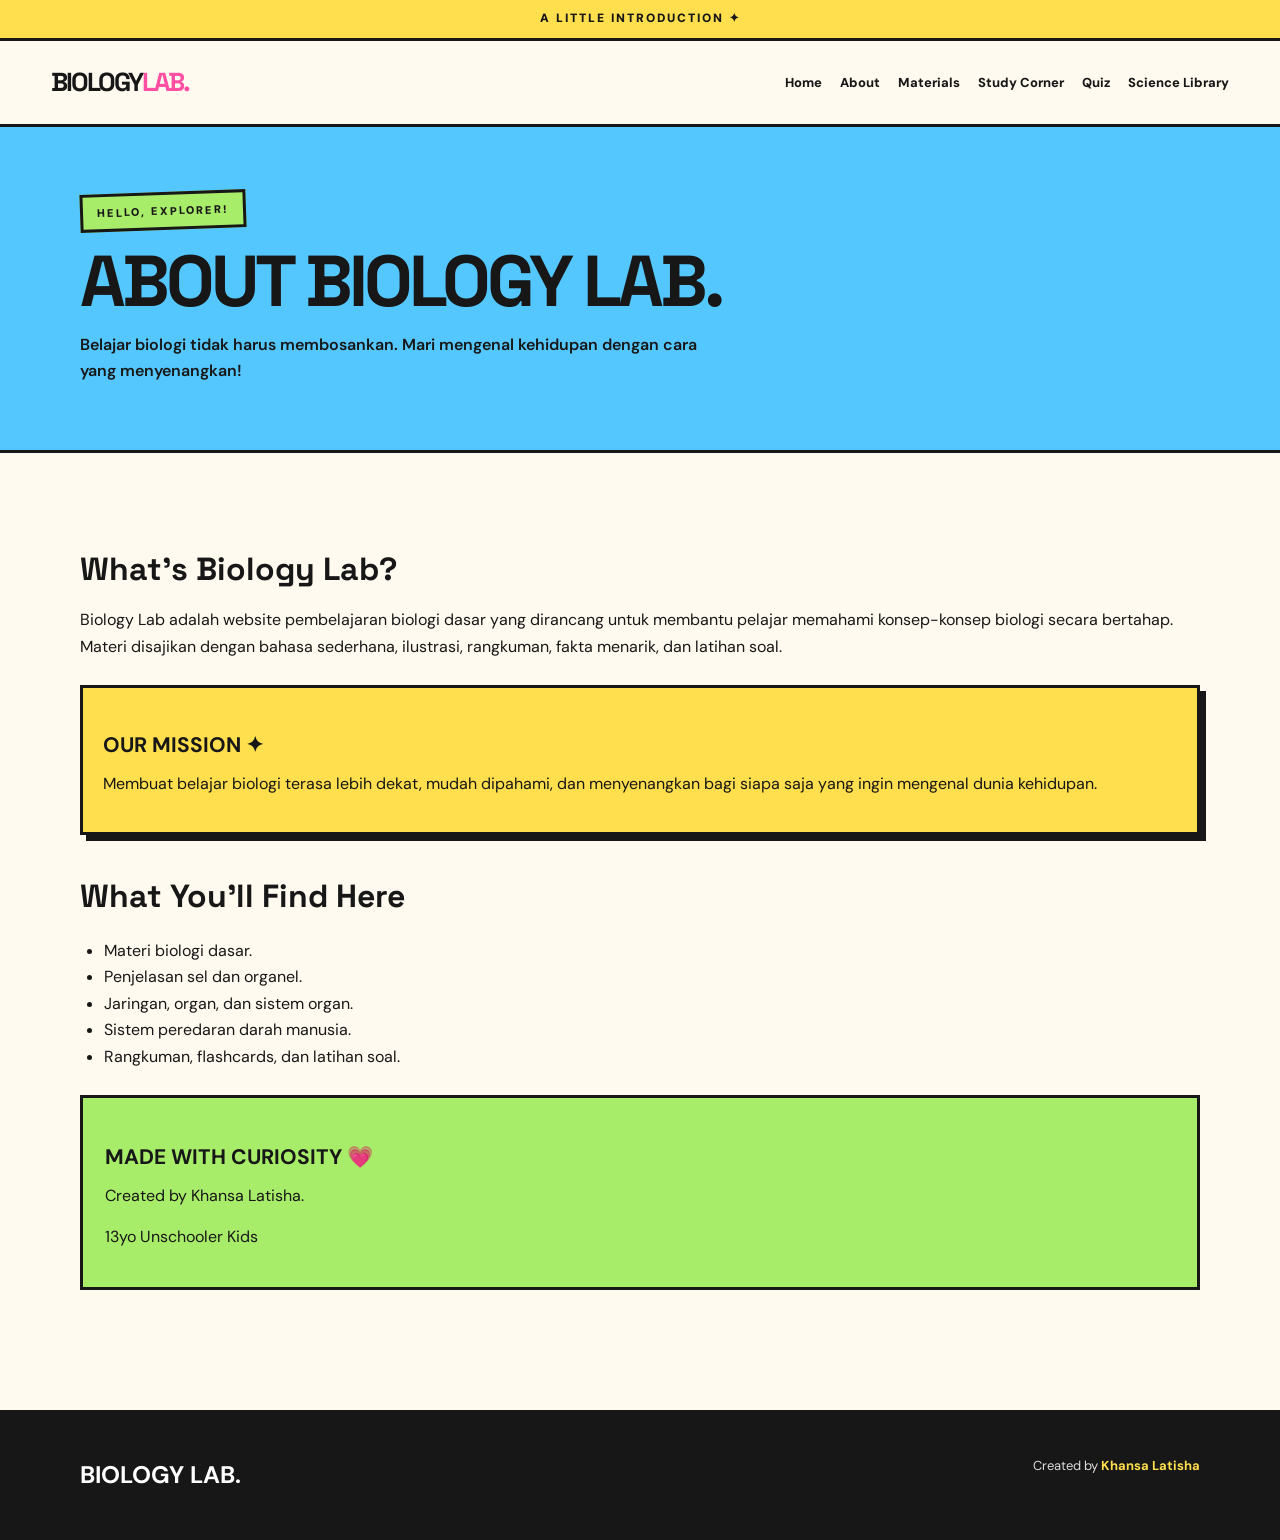
<file: about.html>
<!DOCTYPE html>
<html lang="id">
<head>
  <meta charset="UTF-8">
  <meta name="viewport" content="width=device-width, initial-scale=1.0">
  <title>About — Biology Lab</title>
  <script src="main.js" defer></script>
  <link rel="stylesheet" href="style.css">
</head>
<body>
<div class="topbar">A LITTLE INTRODUCTION ✦</div>
<nav class="navbar">
  <a class="logo" href="index.html">BIOLOGY<span>LAB.</span></a>
  <div class="nav-links">
    <a href="./index.html">Home</a>
    <a href="./about.html">About</a>
    <a href="./materi.html">Materials</a>
    <a href="./study-corner.html">Study Corner</a>
    <a href="./quiz.html">Quiz</a>
    <a href="./science-library.html">Science Library</a>
  </div>
</nav>

<header class="page-header">
  <div class="container">
    <span class="eyebrow">HELLO, EXPLORER!</span>
    <h1>ABOUT BIOLOGY LAB.</h1>
    <p>Belajar biologi tidak harus membosankan. Mari mengenal kehidupan dengan cara yang menyenangkan!</p>
  </div>
</header>

<main class="container content">
  <h2>What's Biology Lab?</h2>
  <p>
    Biology Lab adalah website pembelajaran biologi dasar yang dirancang
    untuk membantu pelajar memahami konsep-konsep biologi secara bertahap.
    Materi disajikan dengan bahasa sederhana, ilustrasi, rangkuman,
    fakta menarik, dan latihan soal.
  </p>

  <div class="highlight">
    <h3>OUR MISSION ✦</h3>
    <p>
      Membuat belajar biologi terasa lebih dekat, mudah dipahami,
      dan menyenangkan bagi siapa saja yang ingin mengenal dunia kehidupan.
    </p>
  </div>

  <h2>What You'll Find Here</h2>
  <ul>
    <li>Materi biologi dasar.</li>
    <li>Penjelasan sel dan organel.</li>
    <li>Jaringan, organ, dan sistem organ.</li>
    <li>Sistem peredaran darah manusia.</li>
    <li>Rangkuman, flashcards, dan latihan soal.</li>
  </ul>

  <div class="fact-box">
    <h3>MADE WITH CURIOSITY 💗</h3>
    <p>Created by Khansa Latisha.</p>
    <p>13yo Unschooler Kids</p>
  </div>
</main>

<footer class="site-footer">
  <div class="container footer-grid">
    <h2>BIOLOGY LAB.</h2>
    <p>Created by <strong>Khansa Latisha</strong></p>
  </div>
</footer>
</body>
</html>
</file>
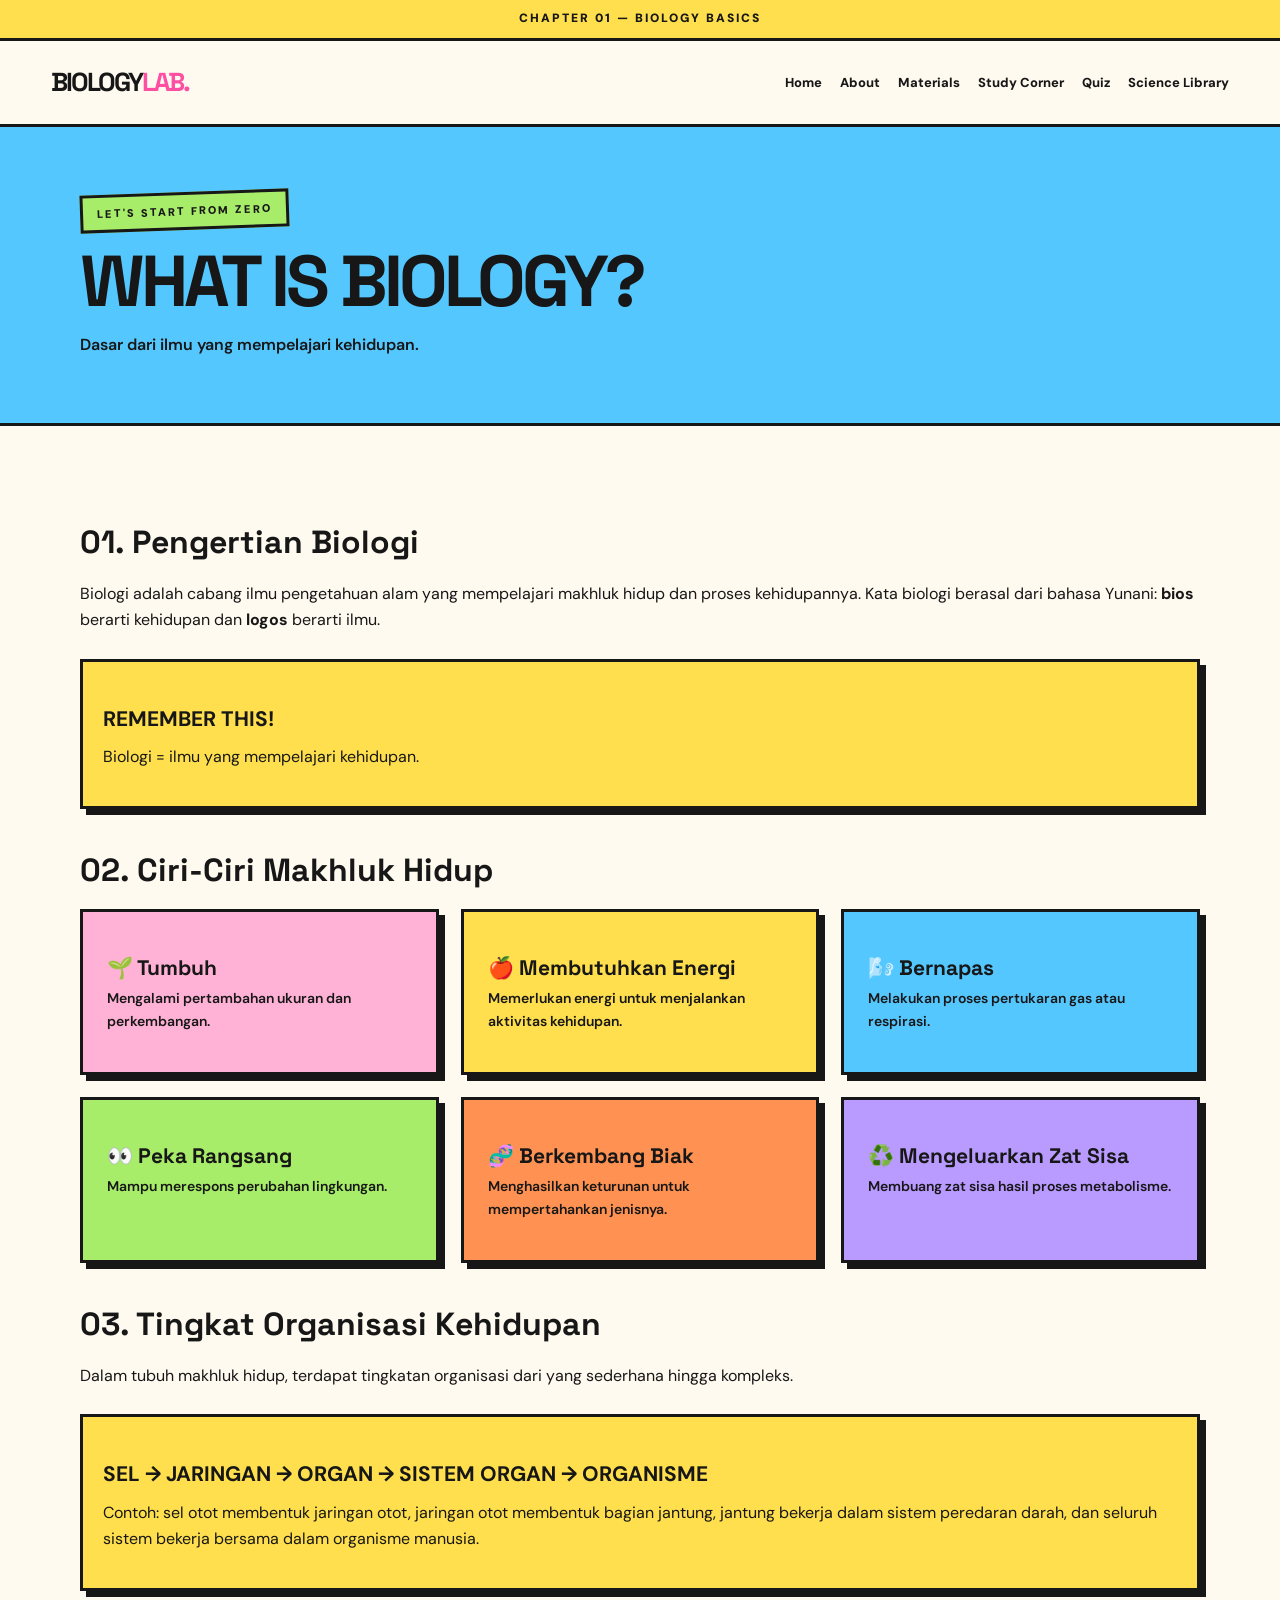
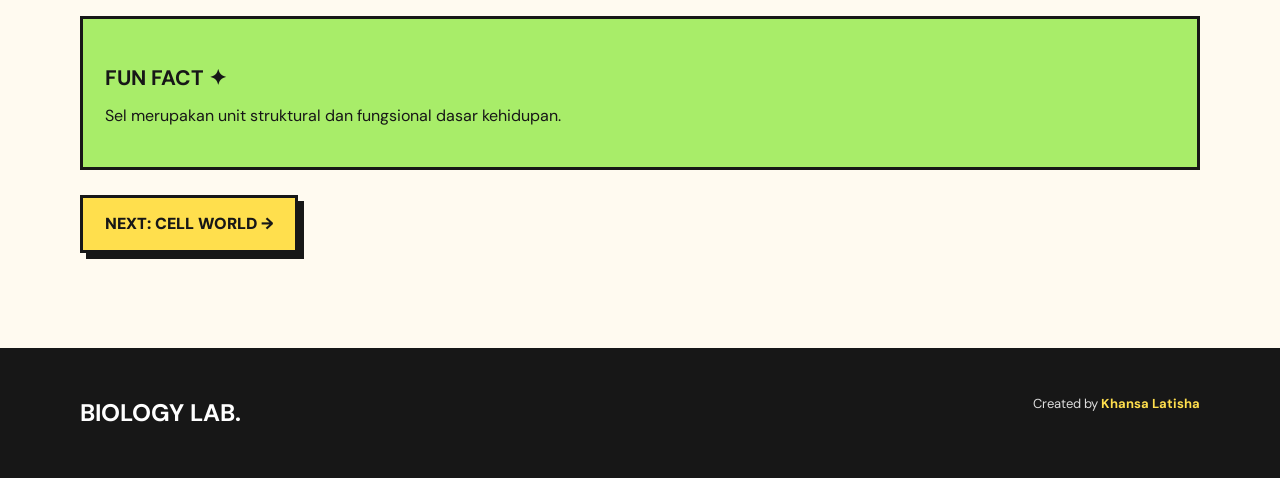
<file: biologi-dasar.html>
<!DOCTYPE html>
<html lang="id">
<head>
  <meta charset="UTF-8">
  <meta name="viewport" content="width=device-width, initial-scale=1.0">
  <title>Biology Basics — Biology Lab</title>
  <link rel="stylesheet" href="style.css">
  <script src="main.js" defer></script>
</head>
<body>
<div class="topbar">CHAPTER 01 — BIOLOGY BASICS</div>
<nav class="navbar">
  <a class="logo" href="index.html">BIOLOGY<span>LAB.</span></a>
  <div class="nav-links">
   <a href="./index.html">Home</a>
    <a href="./about.html">About</a>
    <a href="./materi.html">Materials</a>
    <a href="./study-corner.html">Study Corner</a>
    <a href="./quiz.html">Quiz</a>
    <a href="./science-library.html">Science Library</a>
  </div>
</nav>

<header class="page-header">
  <div class="container">
    <span class="eyebrow">LET'S START FROM ZERO</span>
    <h1>WHAT IS BIOLOGY?</h1>
    <p>Dasar dari ilmu yang mempelajari kehidupan.</p>
  </div>
</header>

<main class="container content">
  <h2>01. Pengertian Biologi</h2>
  <p>
    Biologi adalah cabang ilmu pengetahuan alam yang mempelajari makhluk
    hidup dan proses kehidupannya. Kata biologi berasal dari bahasa Yunani:
    <b>bios</b> berarti kehidupan dan <b>logos</b> berarti ilmu.
  </p>

  <div class="highlight">
    <h3>REMEMBER THIS!</h3>
    <p>Biologi = ilmu yang mempelajari kehidupan.</p>
  </div>

  <h2>02. Ciri-Ciri Makhluk Hidup</h2>
  <div class="card-grid">
    <article class="card pink"><h3>🌱 Tumbuh</h3><p>Mengalami pertambahan ukuran dan perkembangan.</p></article>
    <article class="card yellow"><h3>🍎 Membutuhkan Energi</h3><p>Memerlukan energi untuk menjalankan aktivitas kehidupan.</p></article>
    <article class="card blue"><h3>🌬️ Bernapas</h3><p>Melakukan proses pertukaran gas atau respirasi.</p></article>
    <article class="card green"><h3>👀 Peka Rangsang</h3><p>Mampu merespons perubahan lingkungan.</p></article>
    <article class="card orange"><h3>🧬 Berkembang Biak</h3><p>Menghasilkan keturunan untuk mempertahankan jenisnya.</p></article>
    <article class="card purple"><h3>♻️ Mengeluarkan Zat Sisa</h3><p>Membuang zat sisa hasil proses metabolisme.</p></article>
  </div>

  <h2>03. Tingkat Organisasi Kehidupan</h2>
  <p>Dalam tubuh makhluk hidup, terdapat tingkatan organisasi dari yang sederhana hingga kompleks.</p>

  <div class="highlight">
    <h3>SEL → JARINGAN → ORGAN → SISTEM ORGAN → ORGANISME</h3>
    <p>
      Contoh: sel otot membentuk jaringan otot, jaringan otot membentuk
      bagian jantung, jantung bekerja dalam sistem peredaran darah,
      dan seluruh sistem bekerja bersama dalam organisme manusia.
    </p>
  </div>

  <div class="fact-box">
    <h3>FUN FACT ✦</h3>
    <p>Sel merupakan unit struktural dan fungsional dasar kehidupan.</p>
  </div>

  <a href="sel.html" class="btn">NEXT: CELL WORLD →</a>
</main>

<footer class="site-footer">
  <div class="container footer-grid">
    <h2>BIOLOGY LAB.</h2>
    <p>Created by <strong>Khansa Latisha</strong></p>
  </div>
</footer>
</body>
</html>
</file>
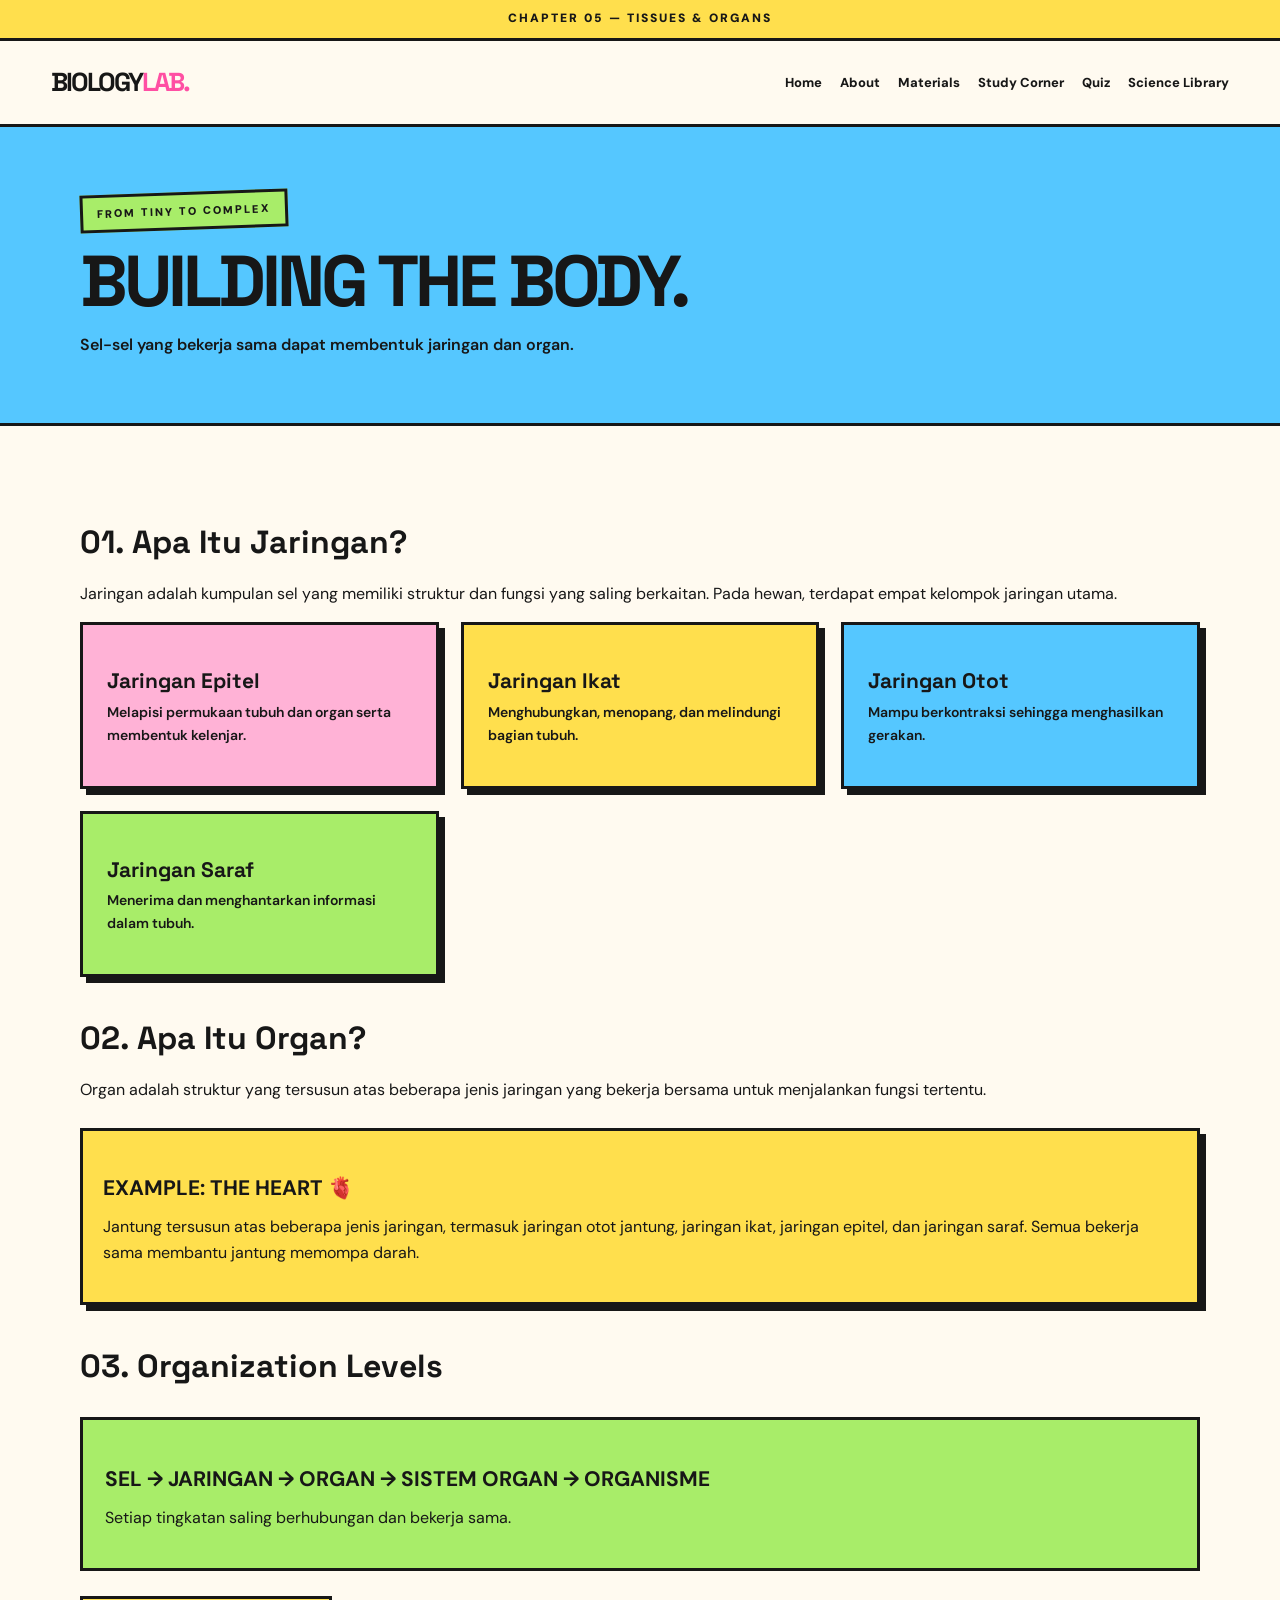
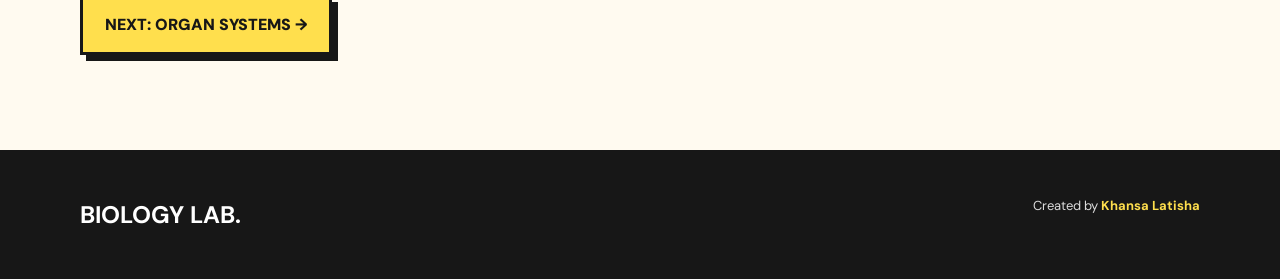
<file: jaringan-organ.html>
<!DOCTYPE html>
<html lang="id">
<head>
  <meta charset="UTF-8">
  <meta name="viewport" content="width=device-width, initial-scale=1.0">
  <title>Tissues & Organs — Biology Lab</title>
  <link rel="stylesheet" href="style.css">
  <script src="main.js" defer></script>
</head>
<body>
<div class="topbar">CHAPTER 05 — TISSUES & ORGANS</div>
<nav class="navbar">
  <a class="logo" href="index.html">BIOLOGY<span>LAB.</span></a>
  <div class="nav-links">
    <a href="./index.html">Home</a>
    <a href="./about.html">About</a>
    <a href="./materi.html">Materials</a>
    <a href="./study-corner.html">Study Corner</a>
    <a href="./quiz.html">Quiz</a>
    <a href="./science-library.html">Science Library</a>
  </div>
</nav>

<header class="page-header">
  <div class="container">
    <span class="eyebrow">FROM TINY TO COMPLEX</span>
    <h1>BUILDING THE BODY.</h1>
    <p>Sel-sel yang bekerja sama dapat membentuk jaringan dan organ.</p>
  </div>
</header>

<main class="container content">
  <h2>01. Apa Itu Jaringan?</h2>
  <p>
    Jaringan adalah kumpulan sel yang memiliki struktur dan fungsi
    yang saling berkaitan. Pada hewan, terdapat empat kelompok jaringan utama.
  </p>

  <div class="card-grid">
    <article class="card pink">
      <h3>Jaringan Epitel</h3>
      <p>Melapisi permukaan tubuh dan organ serta membentuk kelenjar.</p>
    </article>
    <article class="card yellow">
      <h3>Jaringan Ikat</h3>
      <p>Menghubungkan, menopang, dan melindungi bagian tubuh.</p>
    </article>
    <article class="card blue">
      <h3>Jaringan Otot</h3>
      <p>Mampu berkontraksi sehingga menghasilkan gerakan.</p>
    </article>
    <article class="card green">
      <h3>Jaringan Saraf</h3>
      <p>Menerima dan menghantarkan informasi dalam tubuh.</p>
    </article>
  </div>

  <h2>02. Apa Itu Organ?</h2>
  <p>
    Organ adalah struktur yang tersusun atas beberapa jenis jaringan
    yang bekerja bersama untuk menjalankan fungsi tertentu.
  </p>

  <div class="highlight">
    <h3>EXAMPLE: THE HEART 🫀</h3>
    <p>
      Jantung tersusun atas beberapa jenis jaringan, termasuk jaringan
      otot jantung, jaringan ikat, jaringan epitel, dan jaringan saraf.
      Semua bekerja sama membantu jantung memompa darah.
    </p>
  </div>

  <h2>03. Organization Levels</h2>
  <div class="fact-box">
    <h3>SEL → JARINGAN → ORGAN → SISTEM ORGAN → ORGANISME</h3>
    <p>Setiap tingkatan saling berhubungan dan bekerja sama.</p>
  </div>

  <a href="sistem-organ.html" class="btn">NEXT: ORGAN SYSTEMS →</a>
</main>

<footer class="site-footer">
  <div class="container footer-grid">
    <h2>BIOLOGY LAB.</h2>
    <p>Created by <strong>Khansa Latisha</strong></p>
  </div>
</footer>
</body>
</html>
</file>
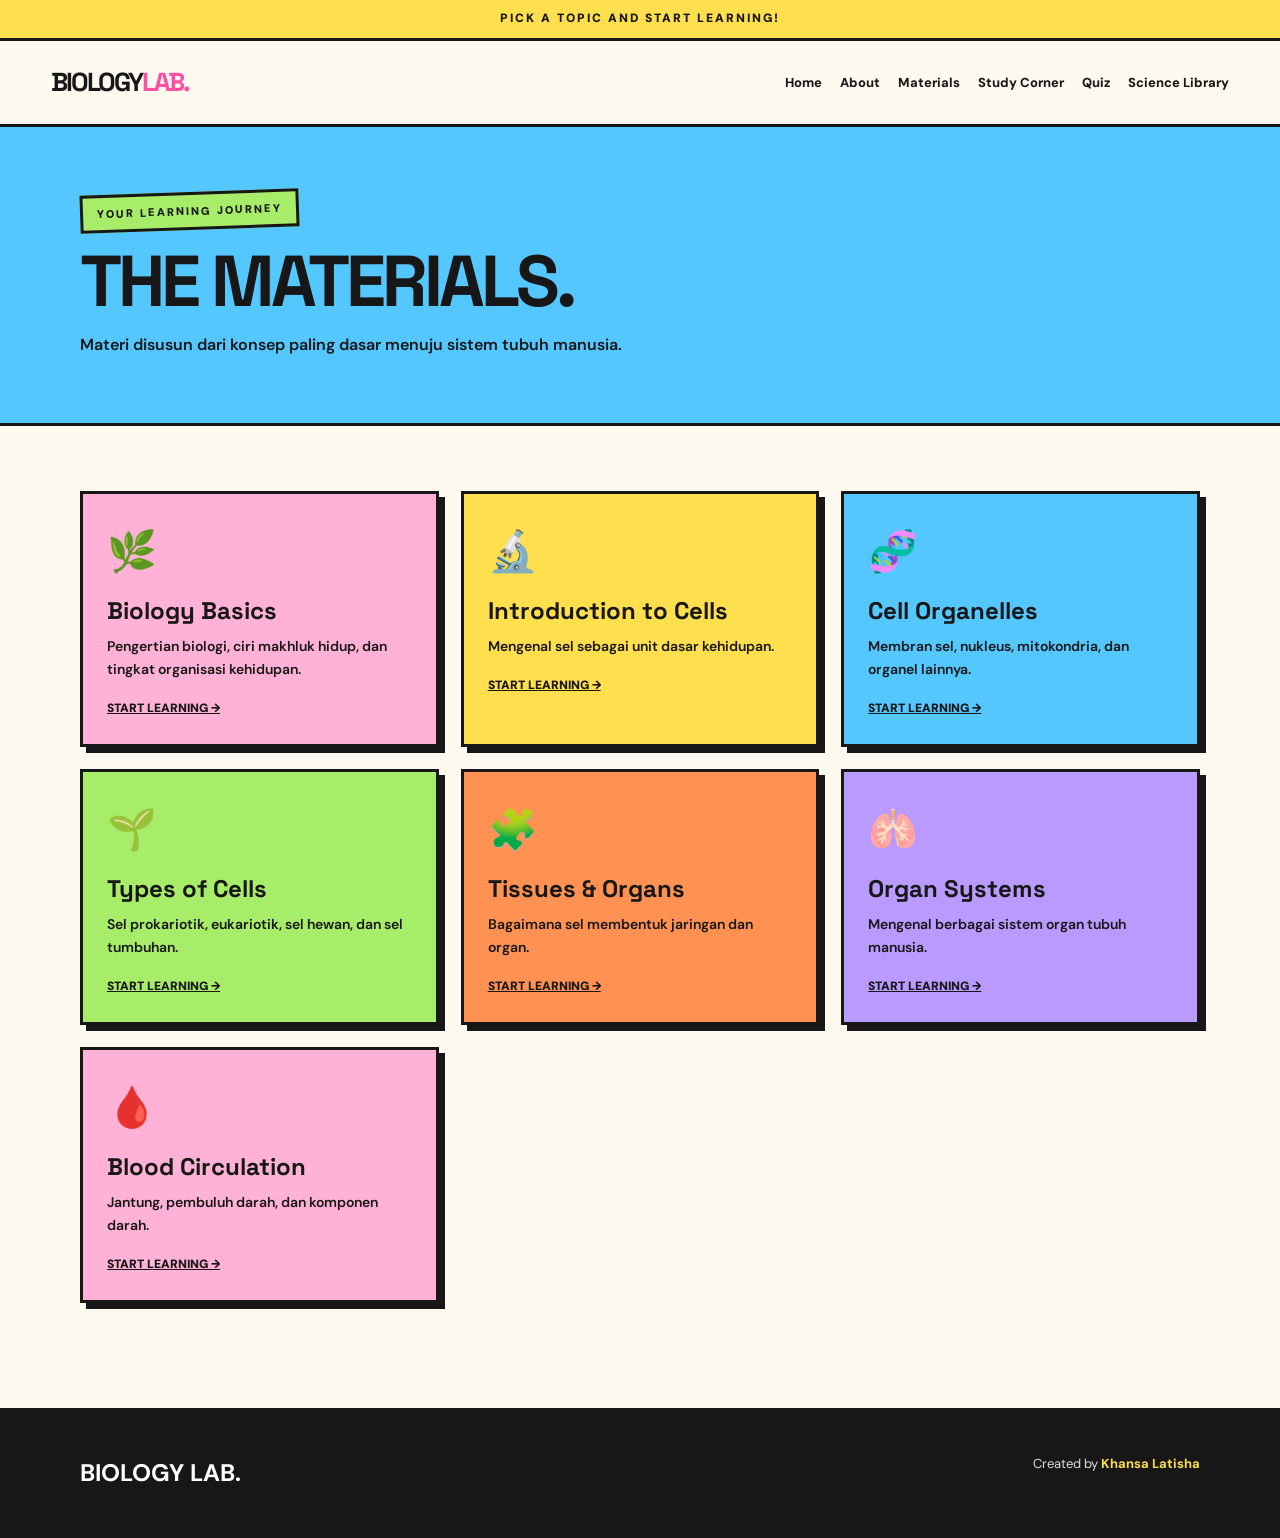
<file: materi.html>
<!DOCTYPE html>
<html lang="id">
<head>
  <meta charset="UTF-8">
  <meta name="viewport" content="width=device-width, initial-scale=1.0">
  <title>Materials — Biology Lab</title>
  <link rel="stylesheet" href="style.css">
  <script src="main.js" defer></script>
</head>
<body>
<div class="topbar">PICK A TOPIC AND START LEARNING!</div>
<nav class="navbar">
  <a class="logo" href="index.html">BIOLOGY<span>LAB.</span></a>
  <div class="nav-links">
    <a href="./index.html">Home</a>
    <a href="./about.html">About</a>
    <a href="./materi.html">Materials</a>
    <a href="./study-corner.html">Study Corner</a>
    <a href="./quiz.html">Quiz</a>
    <a href="./science-library.html">Science Library</a>
  </div>
</nav>

<header class="page-header">
  <div class="container">
    <span class="eyebrow">YOUR LEARNING JOURNEY</span>
    <h1>THE MATERIALS.</h1>
    <p>Materi disusun dari konsep paling dasar menuju sistem tubuh manusia.</p>
  </div>
</header>

<main class="section">
  <div class="container">
    <div class="card-grid">
      <article class="card pink">
        <div class="card-icon">🌿</div>
        <h3>Biology Basics</h3>
        <p>Pengertian biologi, ciri makhluk hidup, dan tingkat organisasi kehidupan.</p>
        <a class="card-link" href="biologi-dasar.html">Start learning →</a>
      </article>

      <article class="card yellow">
        <div class="card-icon">🔬</div>
        <h3>Introduction to Cells</h3>
        <p>Mengenal sel sebagai unit dasar kehidupan.</p>
        <a class="card-link" href="sel.html">Start learning →</a>
      </article>

      <article class="card blue">
        <div class="card-icon">🧬</div>
        <h3>Cell Organelles</h3>
        <p>Membran sel, nukleus, mitokondria, dan organel lainnya.</p>
        <a class="card-link" href="organel.html">Start learning →</a>
      </article>

      <article class="card green">
        <div class="card-icon">🌱</div>
        <h3>Types of Cells</h3>
        <p>Sel prokariotik, eukariotik, sel hewan, dan sel tumbuhan.</p>
        <a class="card-link" href="jenis-sel.html">Start learning →</a>
      </article>

      <article class="card orange">
        <div class="card-icon">🧩</div>
        <h3>Tissues & Organs</h3>
        <p>Bagaimana sel membentuk jaringan dan organ.</p>
        <a class="card-link" href="jaringan-organ.html">Start learning →</a>
      </article>

      <article class="card purple">
        <div class="card-icon">🫁</div>
        <h3>Organ Systems</h3>
        <p>Mengenal berbagai sistem organ tubuh manusia.</p>
        <a class="card-link" href="sistem-organ.html">Start learning →</a>
      </article>

      <article class="card pink">
        <div class="card-icon">🩸</div>
        <h3>Blood Circulation</h3>
        <p>Jantung, pembuluh darah, dan komponen darah.</p>
        <a class="card-link" href="peredaran-darah.html">Start learning →</a>
      </article>
    </div>
  </div>
</main>

<footer class="site-footer">
  <div class="container footer-grid">
    <h2>BIOLOGY LAB.</h2>
    <p>Created by <strong>Khansa Latisha</strong></p>
  </div>
</footer>
</body>
</html>
</file>
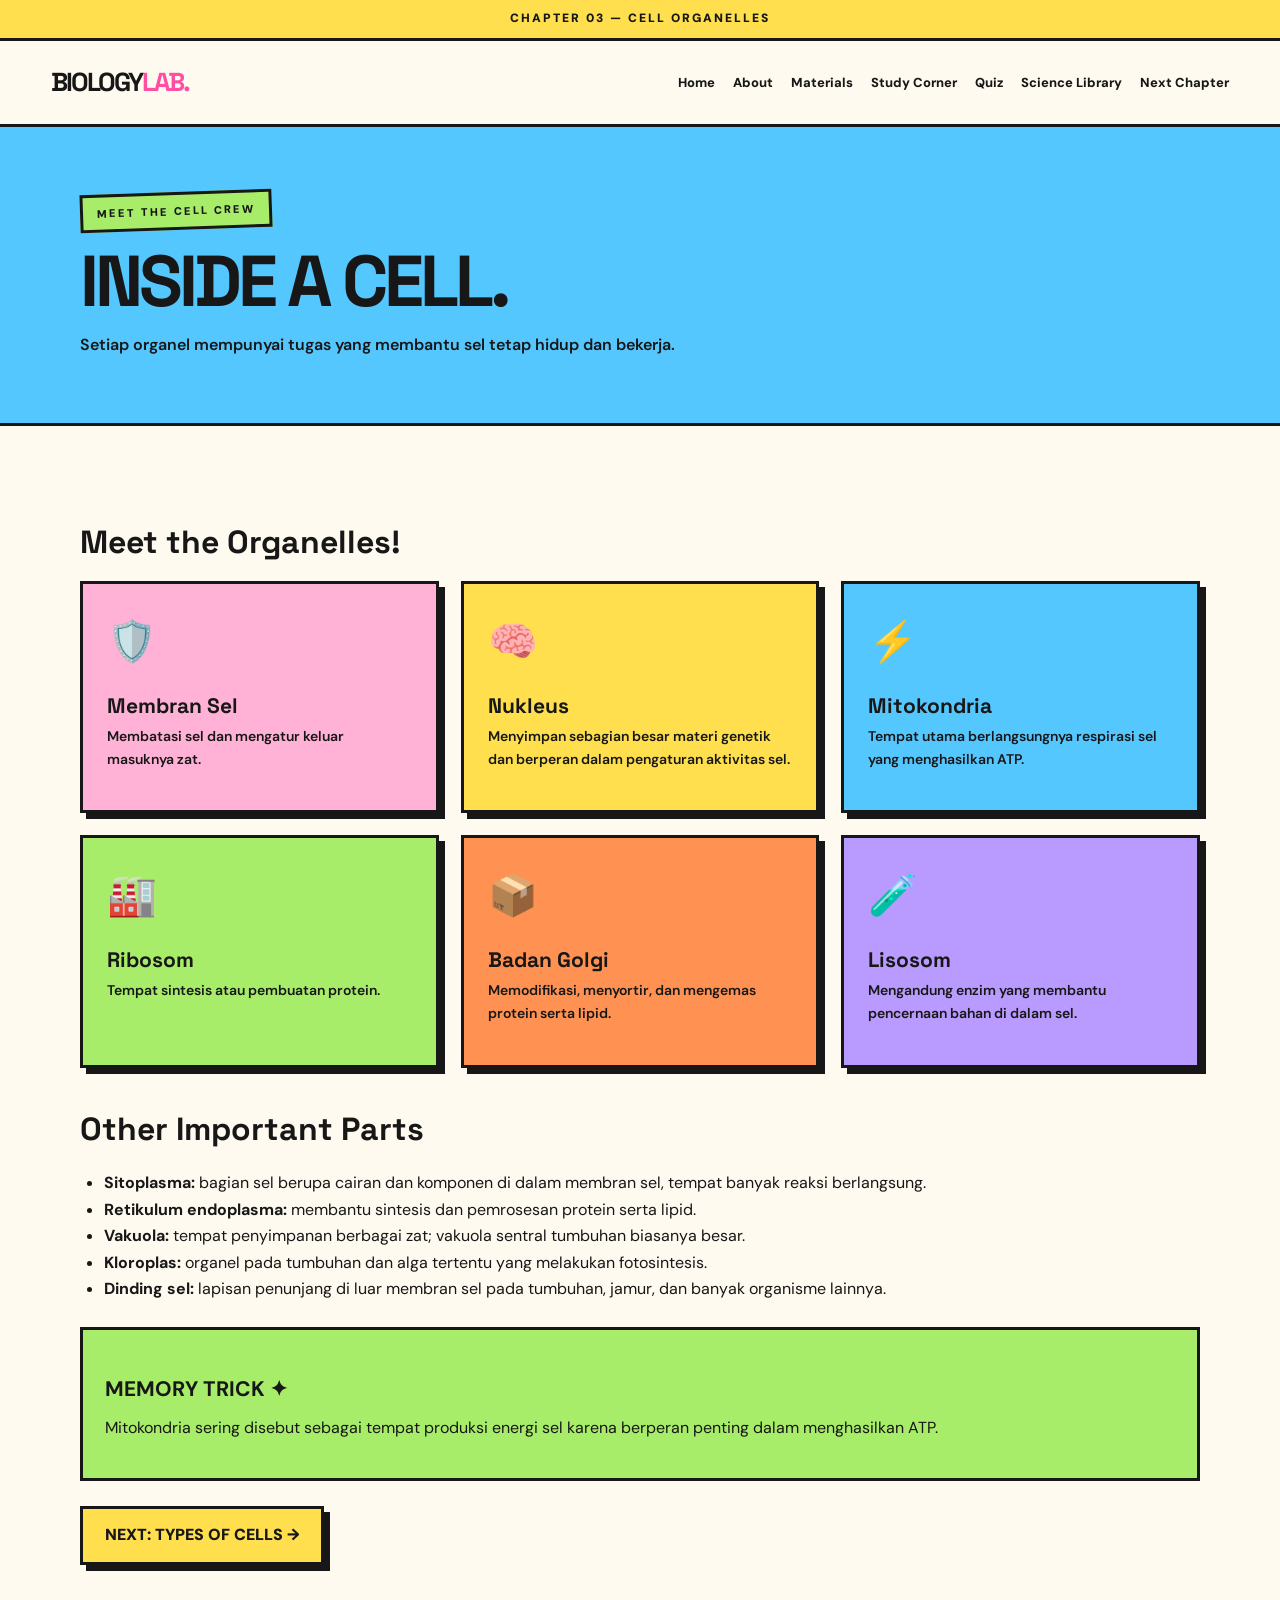
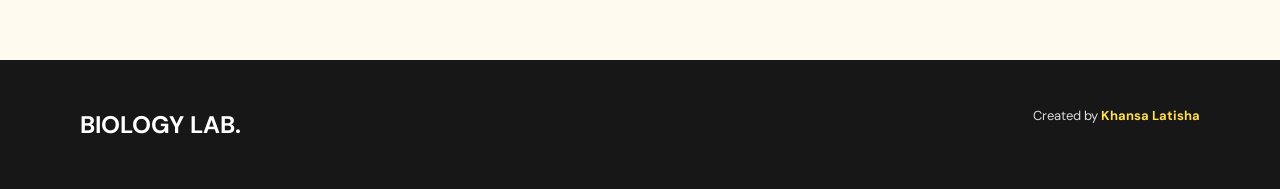
<file: organel.html>
<!DOCTYPE html>
<html lang="id">
<head>
  <meta charset="UTF-8">
  <meta name="viewport" content="width=device-width, initial-scale=1.0">
  <title>Cell Organelles — Biology Lab</title>
  <link rel="stylesheet" href="style.css">
  <script src="main.js" defer></script>
</head>
<body>
<div class="topbar">CHAPTER 03 — CELL ORGANELLES</div>
<nav class="navbar">
  <a class="logo" href="index.html">BIOLOGY<span>LAB.</span></a>
  <div class="nav-links">
    <a href="./index.html">Home</a>
    <a href="./about.html">About</a>
    <a href="./materi.html">Materials</a>
    <a href="./study-corner.html">Study Corner</a>
    <a href="./quiz.html">Quiz</a>
    <a href="./science-library.html">Science Library</a>
    <a href="jenis-sel.html">Next Chapter</a>
  </div>
</nav>

<header class="page-header">
  <div class="container">
    <span class="eyebrow">MEET THE CELL CREW</span>
    <h1>INSIDE A CELL.</h1>
    <p>Setiap organel mempunyai tugas yang membantu sel tetap hidup dan bekerja.</p>
  </div>
</header>

<main class="container content">
  <h2>Meet the Organelles!</h2>

  <div class="card-grid">
    <article class="card pink">
      <div class="card-icon">🛡️</div>
      <h3>Membran Sel</h3>
      <p>Membatasi sel dan mengatur keluar masuknya zat.</p>
    </article>
    <article class="card yellow">
      <div class="card-icon">🧠</div>
      <h3>Nukleus</h3>
      <p>Menyimpan sebagian besar materi genetik dan berperan dalam pengaturan aktivitas sel.</p>
    </article>
    <article class="card blue">
      <div class="card-icon">⚡</div>
      <h3>Mitokondria</h3>
      <p>Tempat utama berlangsungnya respirasi sel yang menghasilkan ATP.</p>
    </article>
    <article class="card green">
      <div class="card-icon">🏭</div>
      <h3>Ribosom</h3>
      <p>Tempat sintesis atau pembuatan protein.</p>
    </article>
    <article class="card orange">
      <div class="card-icon">📦</div>
      <h3>Badan Golgi</h3>
      <p>Memodifikasi, menyortir, dan mengemas protein serta lipid.</p>
    </article>
    <article class="card purple">
      <div class="card-icon">🧪</div>
      <h3>Lisosom</h3>
      <p>Mengandung enzim yang membantu pencernaan bahan di dalam sel.</p>
    </article>
  </div>

  <h2>Other Important Parts</h2>
  <ul>
    <li><b>Sitoplasma:</b> bagian sel berupa cairan dan komponen di dalam membran sel, tempat banyak reaksi berlangsung.</li>
    <li><b>Retikulum endoplasma:</b> membantu sintesis dan pemrosesan protein serta lipid.</li>
    <li><b>Vakuola:</b> tempat penyimpanan berbagai zat; vakuola sentral tumbuhan biasanya besar.</li>
    <li><b>Kloroplas:</b> organel pada tumbuhan dan alga tertentu yang melakukan fotosintesis.</li>
    <li><b>Dinding sel:</b> lapisan penunjang di luar membran sel pada tumbuhan, jamur, dan banyak organisme lainnya.</li>
  </ul>

  <div class="fact-box">
    <h3>MEMORY TRICK ✦</h3>
    <p>
      Mitokondria sering disebut sebagai tempat produksi energi sel
      karena berperan penting dalam menghasilkan ATP.
    </p>
  </div>

  <a href="jenis-sel.html" class="btn">NEXT: TYPES OF CELLS →</a>
</main>

<footer class="site-footer">
  <div class="container footer-grid">
    <h2>BIOLOGY LAB.</h2>
    <p>Created by <strong>Khansa Latisha</strong></p>
  </div>
</footer>
</body>
</html>
</file>
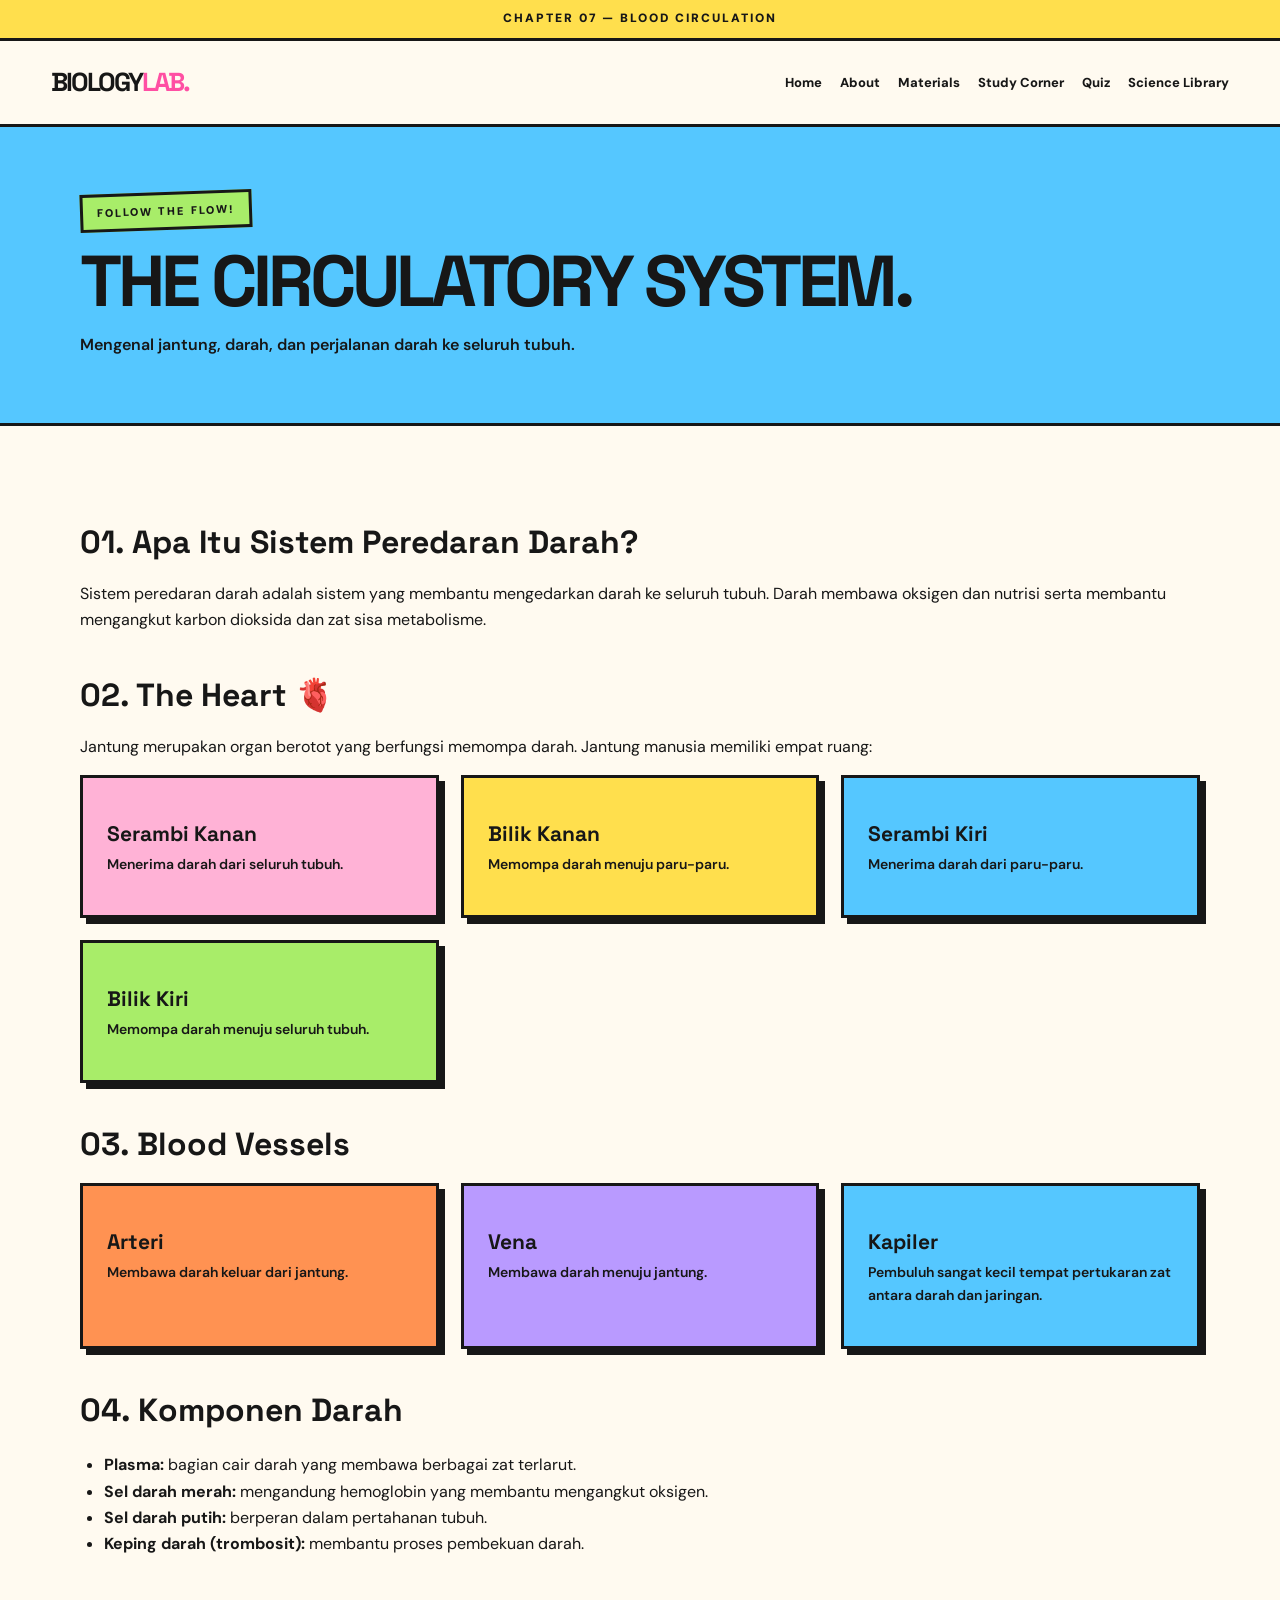
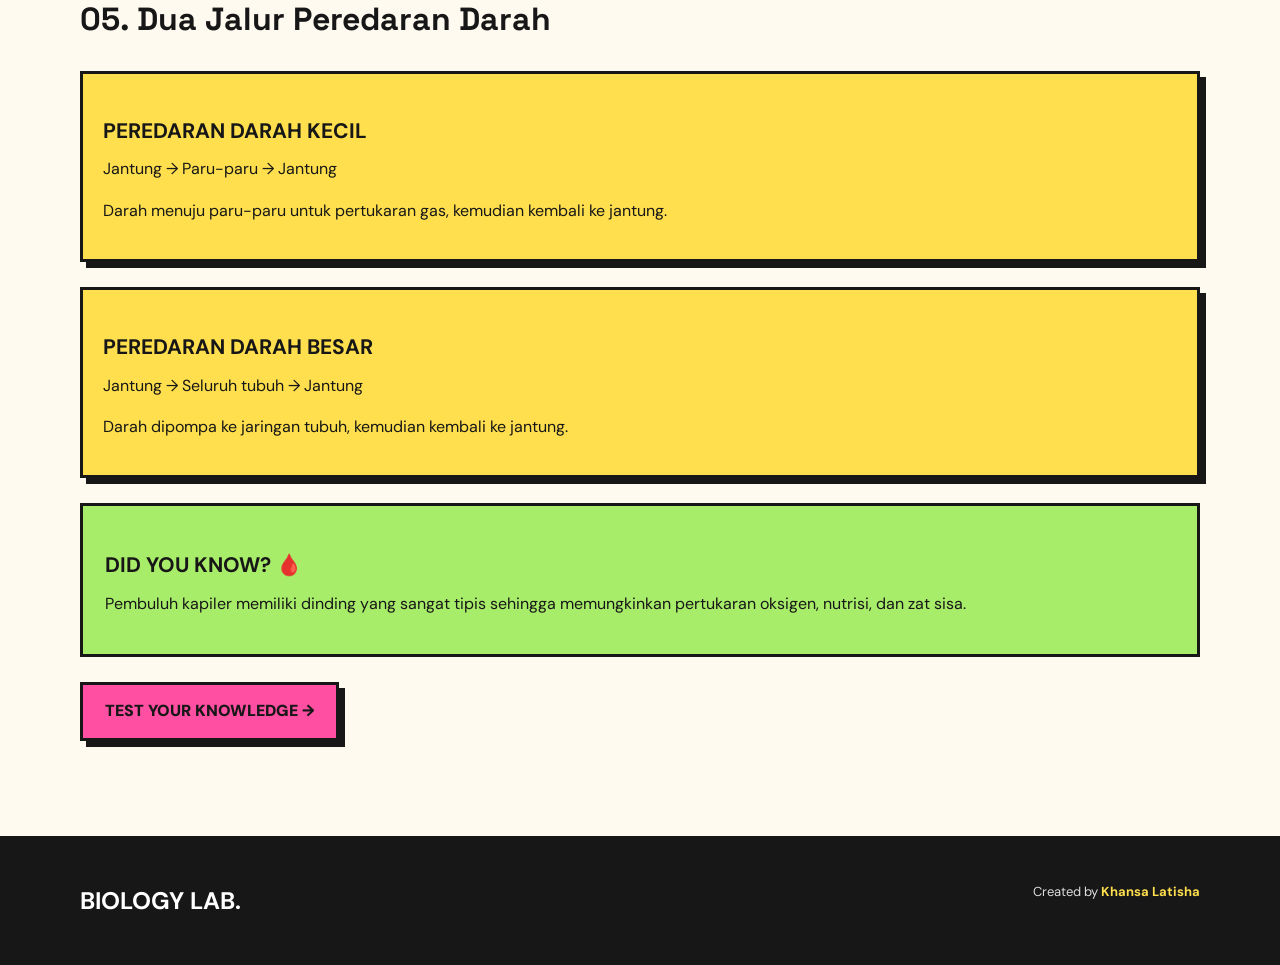
<file: peredaran-darah.html>
<!DOCTYPE html>
<html lang="id">
<head>
  <meta charset="UTF-8">
  <meta name="viewport" content="width=device-width, initial-scale=1.0">
  <title>Blood Circulation — Biology Lab</title>
  <link rel="stylesheet" href="style.css">
  <script src="main.js" defer></script>
</head>
<body>
<div class="topbar">CHAPTER 07 — BLOOD CIRCULATION</div>
<nav class="navbar">
  <a class="logo" href="index.html">BIOLOGY<span>LAB.</span></a>
  <div class="nav-links">
   <a href="./index.html">Home</a>
    <a href="./about.html">About</a>
    <a href="./materi.html">Materials</a>
    <a href="./study-corner.html">Study Corner</a>
    <a href="./quiz.html">Quiz</a>
    <a href="./science-library.html">Science Library</a>
  </div>
</nav>

<header class="page-header">
  <div class="container">
    <span class="eyebrow">FOLLOW THE FLOW!</span>
    <h1>THE CIRCULATORY SYSTEM.</h1>
    <p>Mengenal jantung, darah, dan perjalanan darah ke seluruh tubuh.</p>
  </div>
</header>

<main class="container content">
  <h2>01. Apa Itu Sistem Peredaran Darah?</h2>
  <p>
    Sistem peredaran darah adalah sistem yang membantu mengedarkan darah
    ke seluruh tubuh. Darah membawa oksigen dan nutrisi serta membantu
    mengangkut karbon dioksida dan zat sisa metabolisme.
  </p>

  <h2>02. The Heart 🫀</h2>
  <p>
    Jantung merupakan organ berotot yang berfungsi memompa darah.
    Jantung manusia memiliki empat ruang:
  </p>
  <div class="card-grid">
    <article class="card pink"><h3>Serambi Kanan</h3><p>Menerima darah dari seluruh tubuh.</p></article>
    <article class="card yellow"><h3>Bilik Kanan</h3><p>Memompa darah menuju paru-paru.</p></article>
    <article class="card blue"><h3>Serambi Kiri</h3><p>Menerima darah dari paru-paru.</p></article>
    <article class="card green"><h3>Bilik Kiri</h3><p>Memompa darah menuju seluruh tubuh.</p></article>
  </div>

  <h2>03. Blood Vessels</h2>
  <div class="card-grid">
    <article class="card orange">
      <h3>Arteri</h3>
      <p>Membawa darah keluar dari jantung.</p>
    </article>
    <article class="card purple">
      <h3>Vena</h3>
      <p>Membawa darah menuju jantung.</p>
    </article>
    <article class="card blue">
      <h3>Kapiler</h3>
      <p>Pembuluh sangat kecil tempat pertukaran zat antara darah dan jaringan.</p>
    </article>
  </div>

  <h2>04. Komponen Darah</h2>
  <ul>
    <li><b>Plasma:</b> bagian cair darah yang membawa berbagai zat terlarut.</li>
    <li><b>Sel darah merah:</b> mengandung hemoglobin yang membantu mengangkut oksigen.</li>
    <li><b>Sel darah putih:</b> berperan dalam pertahanan tubuh.</li>
    <li><b>Keping darah (trombosit):</b> membantu proses pembekuan darah.</li>
  </ul>

  <h2>05. Dua Jalur Peredaran Darah</h2>
  <div class="highlight">
    <h3>PEREDARAN DARAH KECIL</h3>
    <p>Jantung → Paru-paru → Jantung</p>
    <p>Darah menuju paru-paru untuk pertukaran gas, kemudian kembali ke jantung.</p>
  </div>

  <div class="highlight">
    <h3>PEREDARAN DARAH BESAR</h3>
    <p>Jantung → Seluruh tubuh → Jantung</p>
    <p>Darah dipompa ke jaringan tubuh, kemudian kembali ke jantung.</p>
  </div>

  <div class="fact-box">
    <h3>DID YOU KNOW? 🩸</h3>
    <p>
      Pembuluh kapiler memiliki dinding yang sangat tipis sehingga
      memungkinkan pertukaran oksigen, nutrisi, dan zat sisa.
    </p>
  </div>

  <a href="quiz.html" class="btn pink">TEST YOUR KNOWLEDGE →</a>
</main>

<footer class="site-footer">
  <div class="container footer-grid">
    <h2>BIOLOGY LAB.</h2>
    <p>Created by <strong>Khansa Latisha</strong></p>
  </div>
</footer>
</body>
</html>
</file>
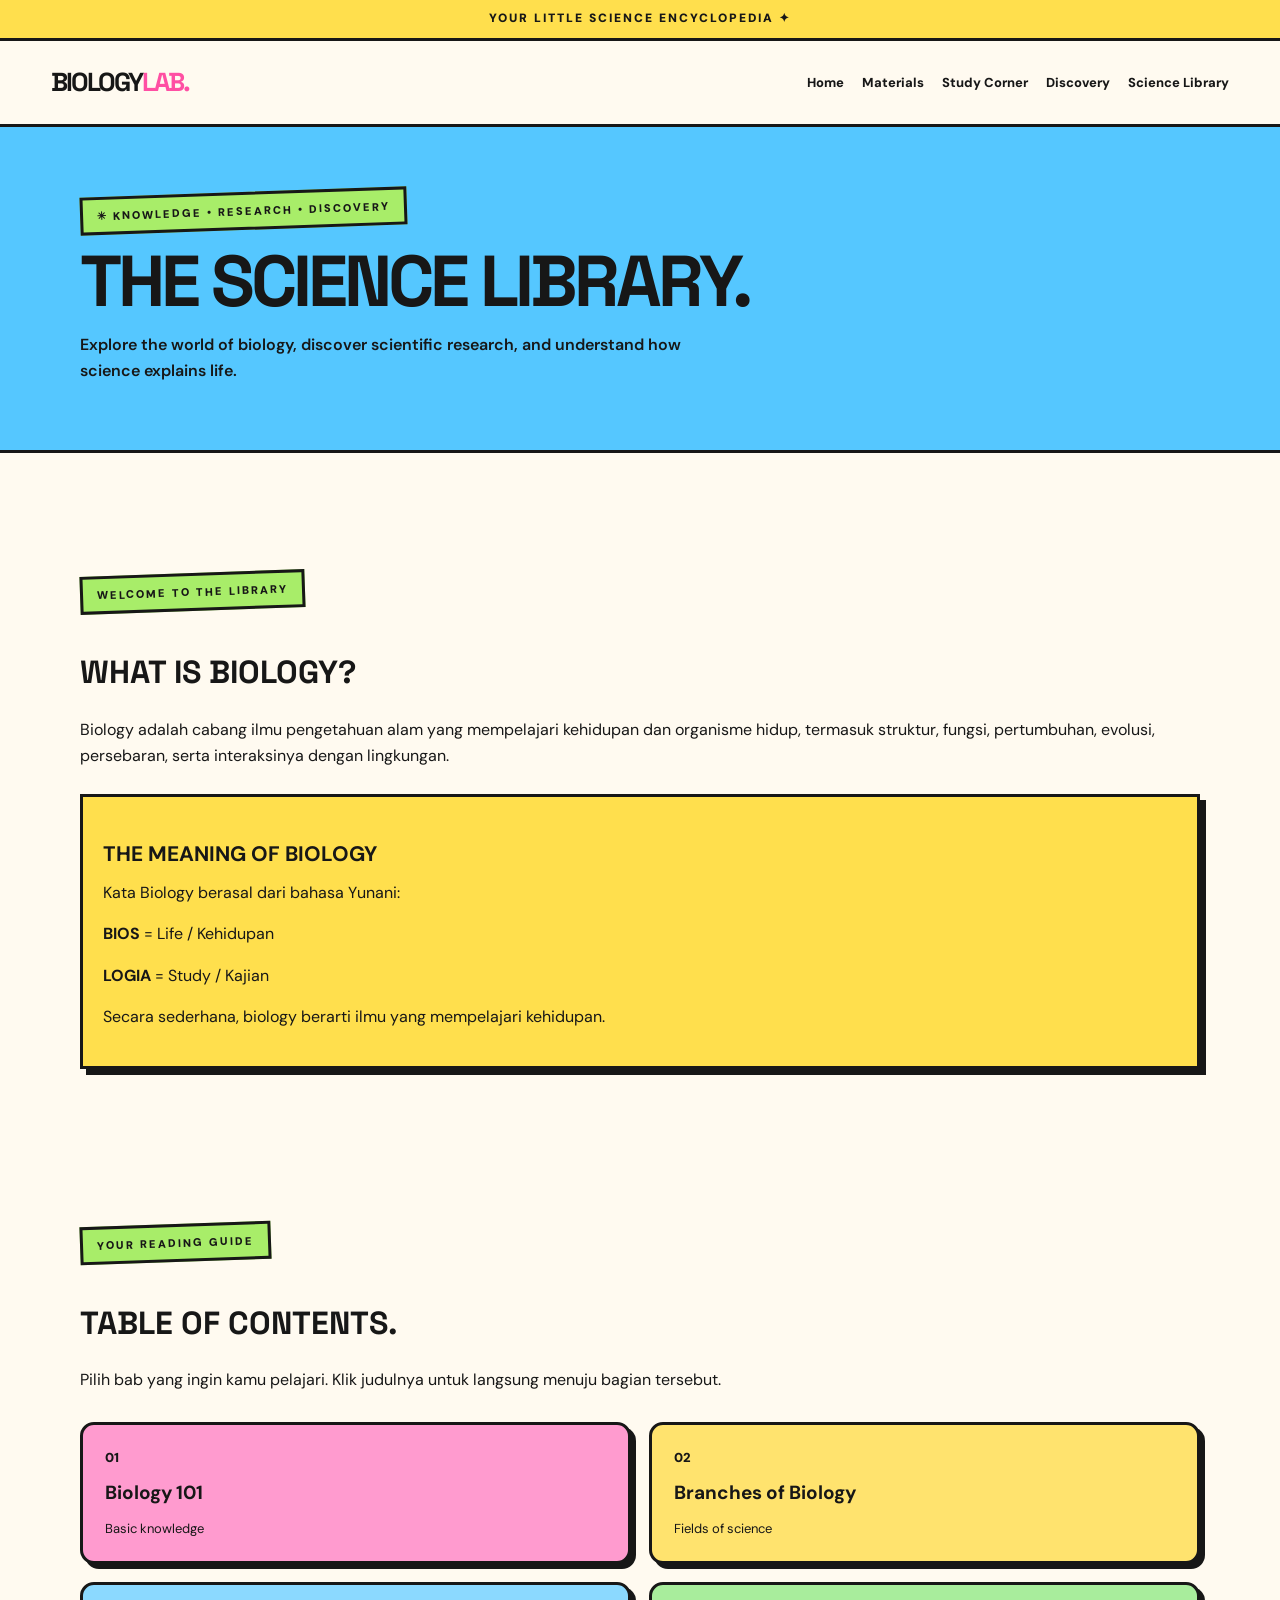
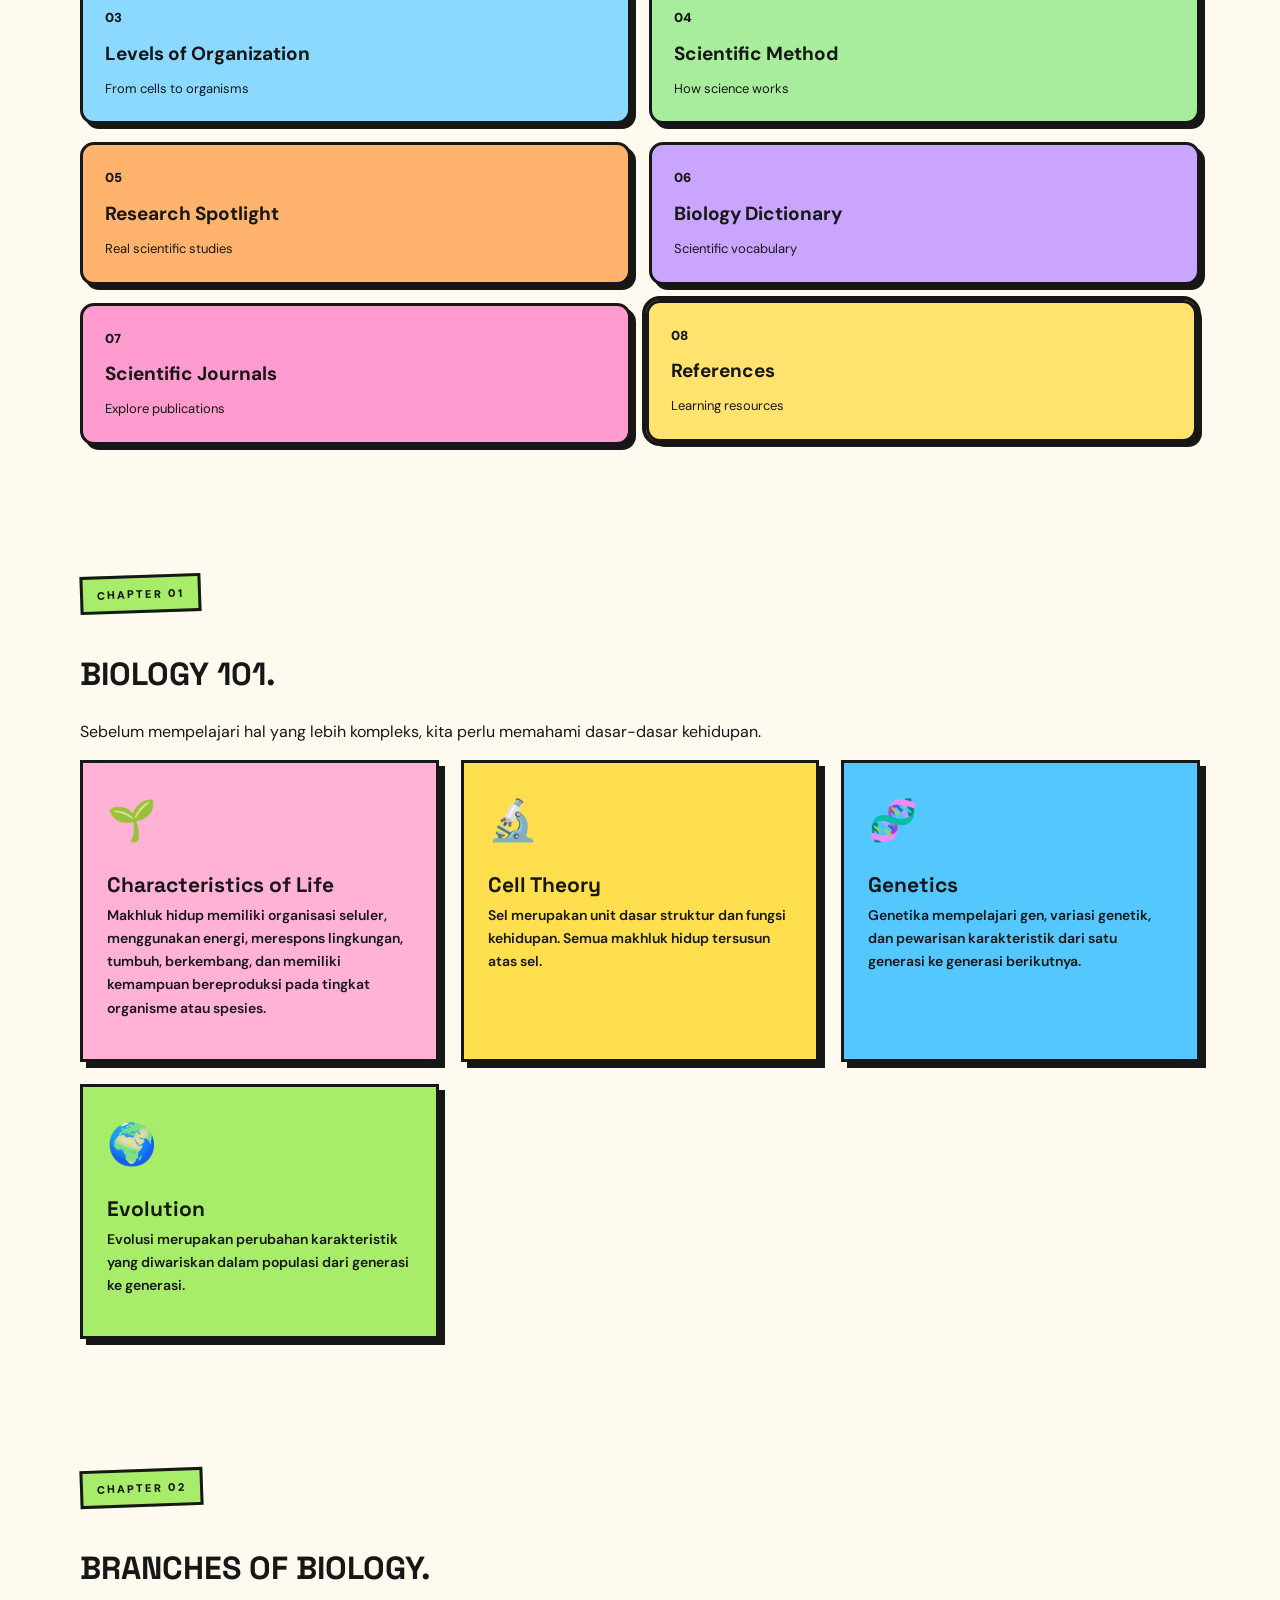
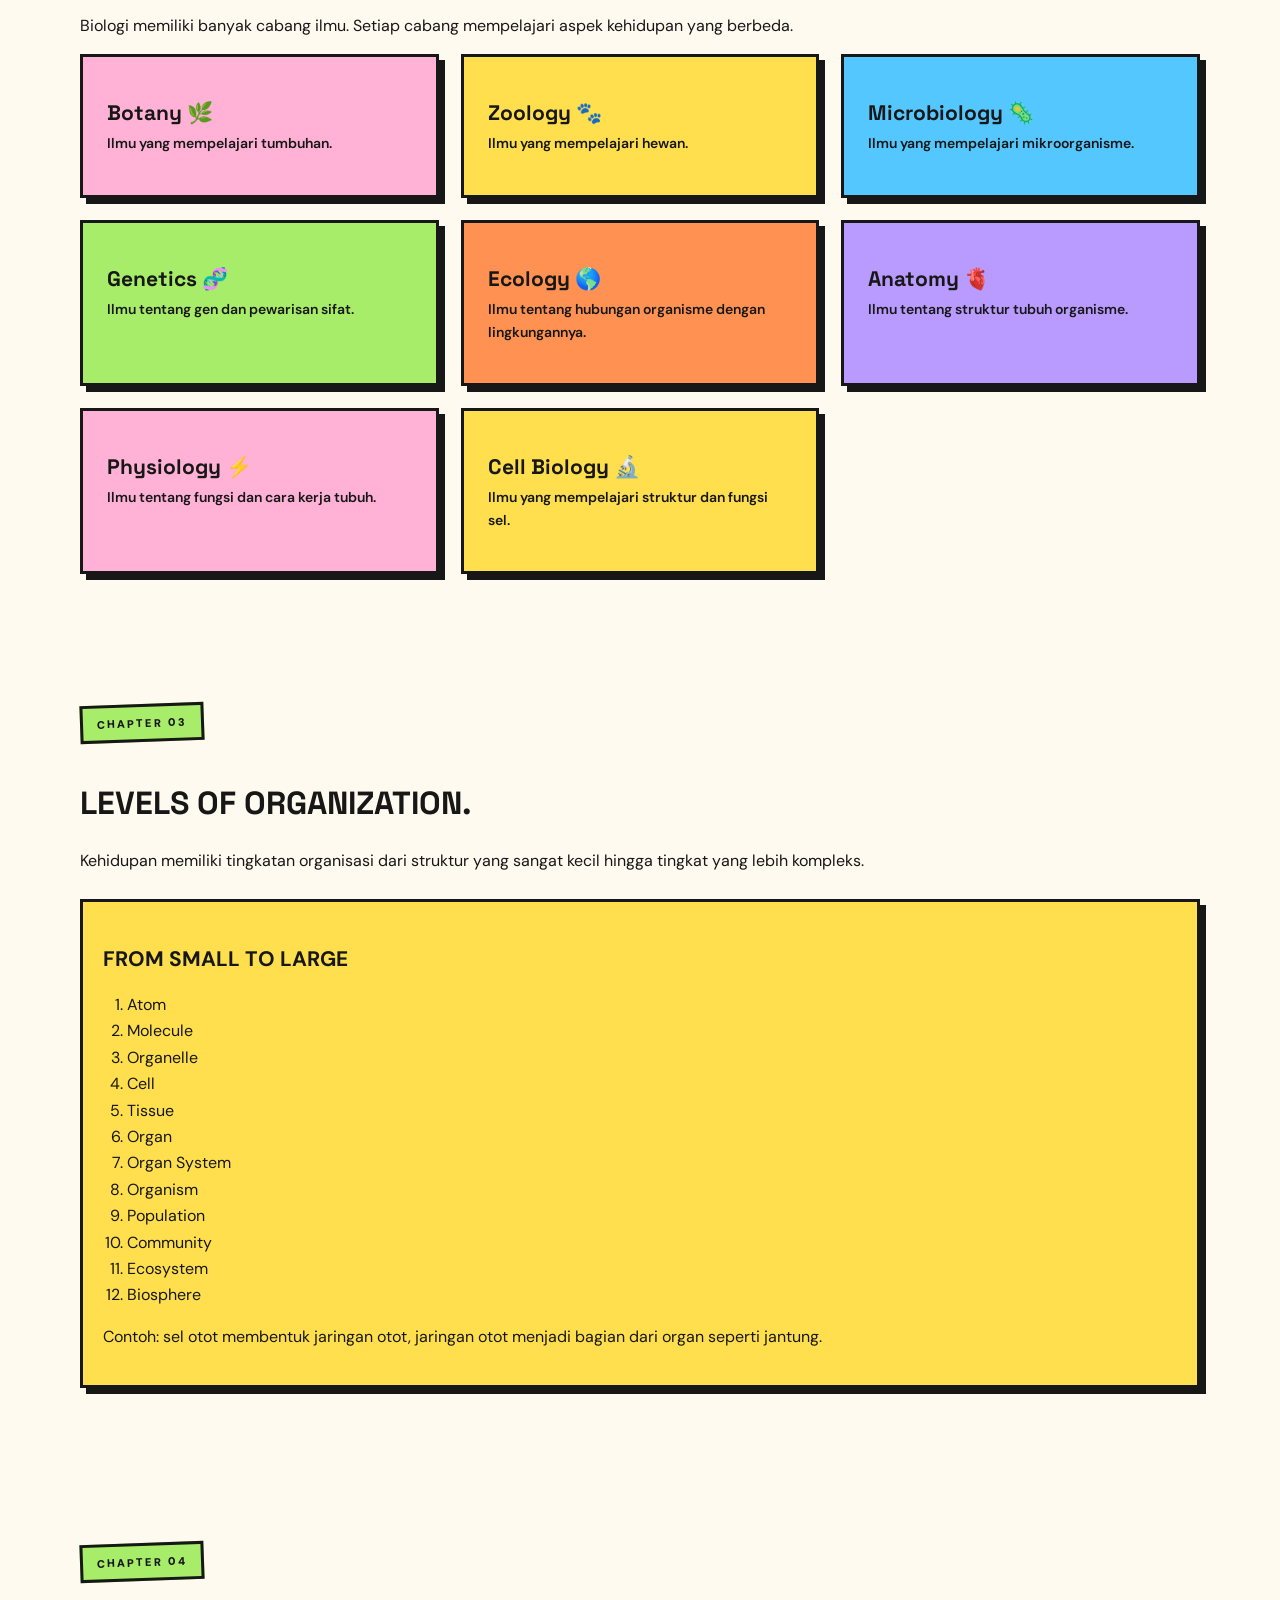
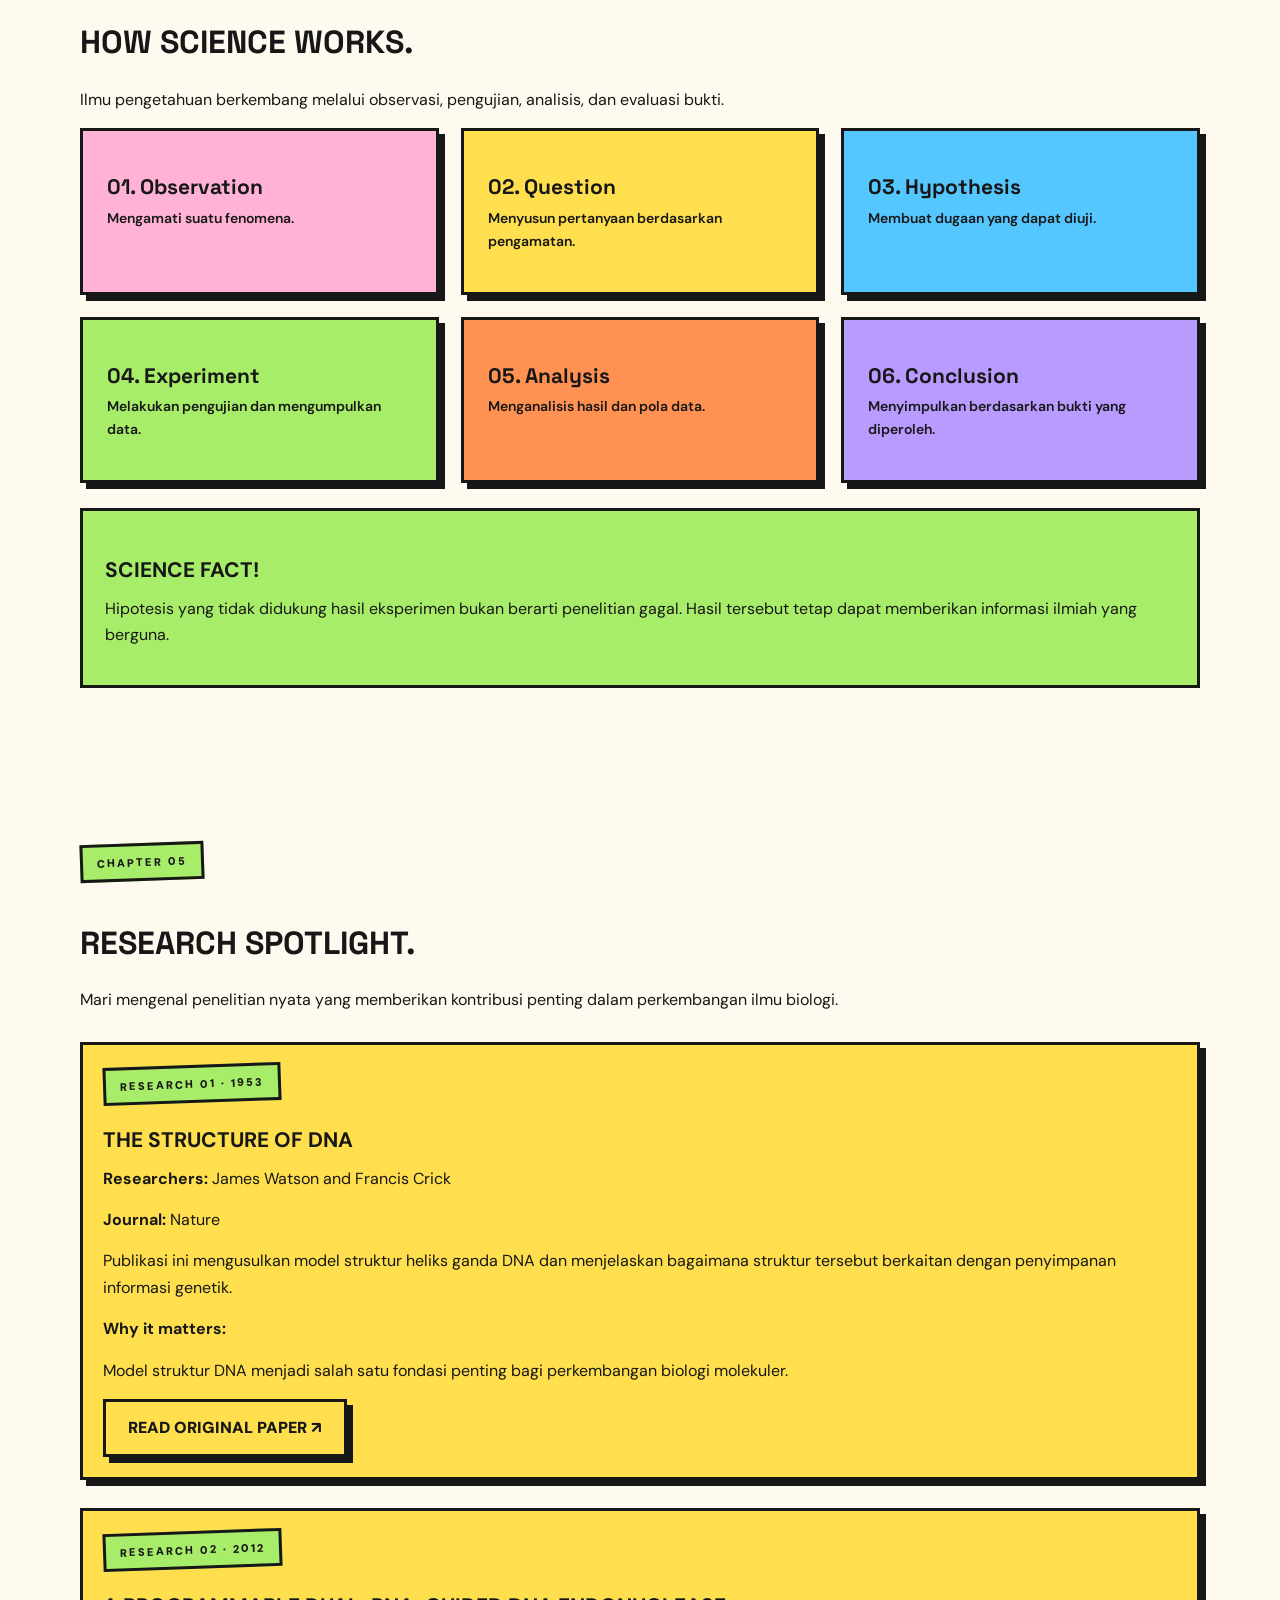
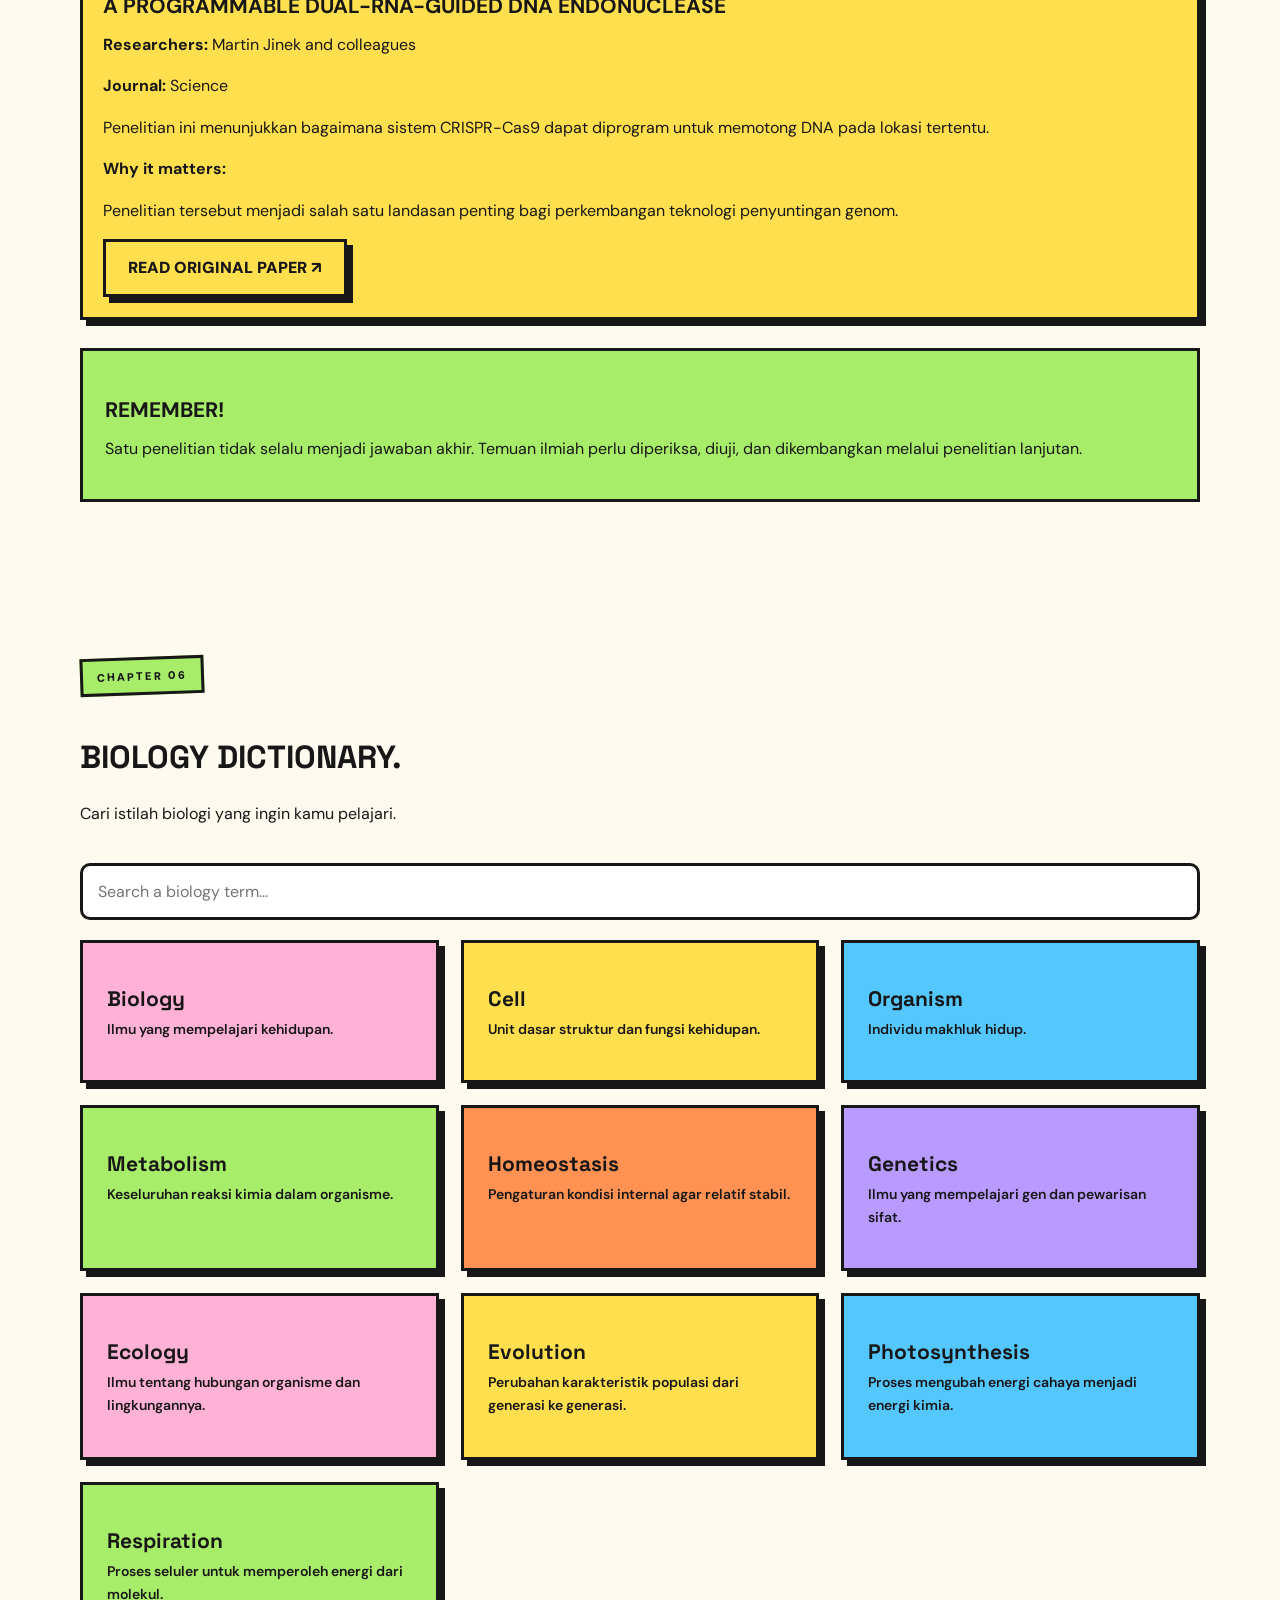
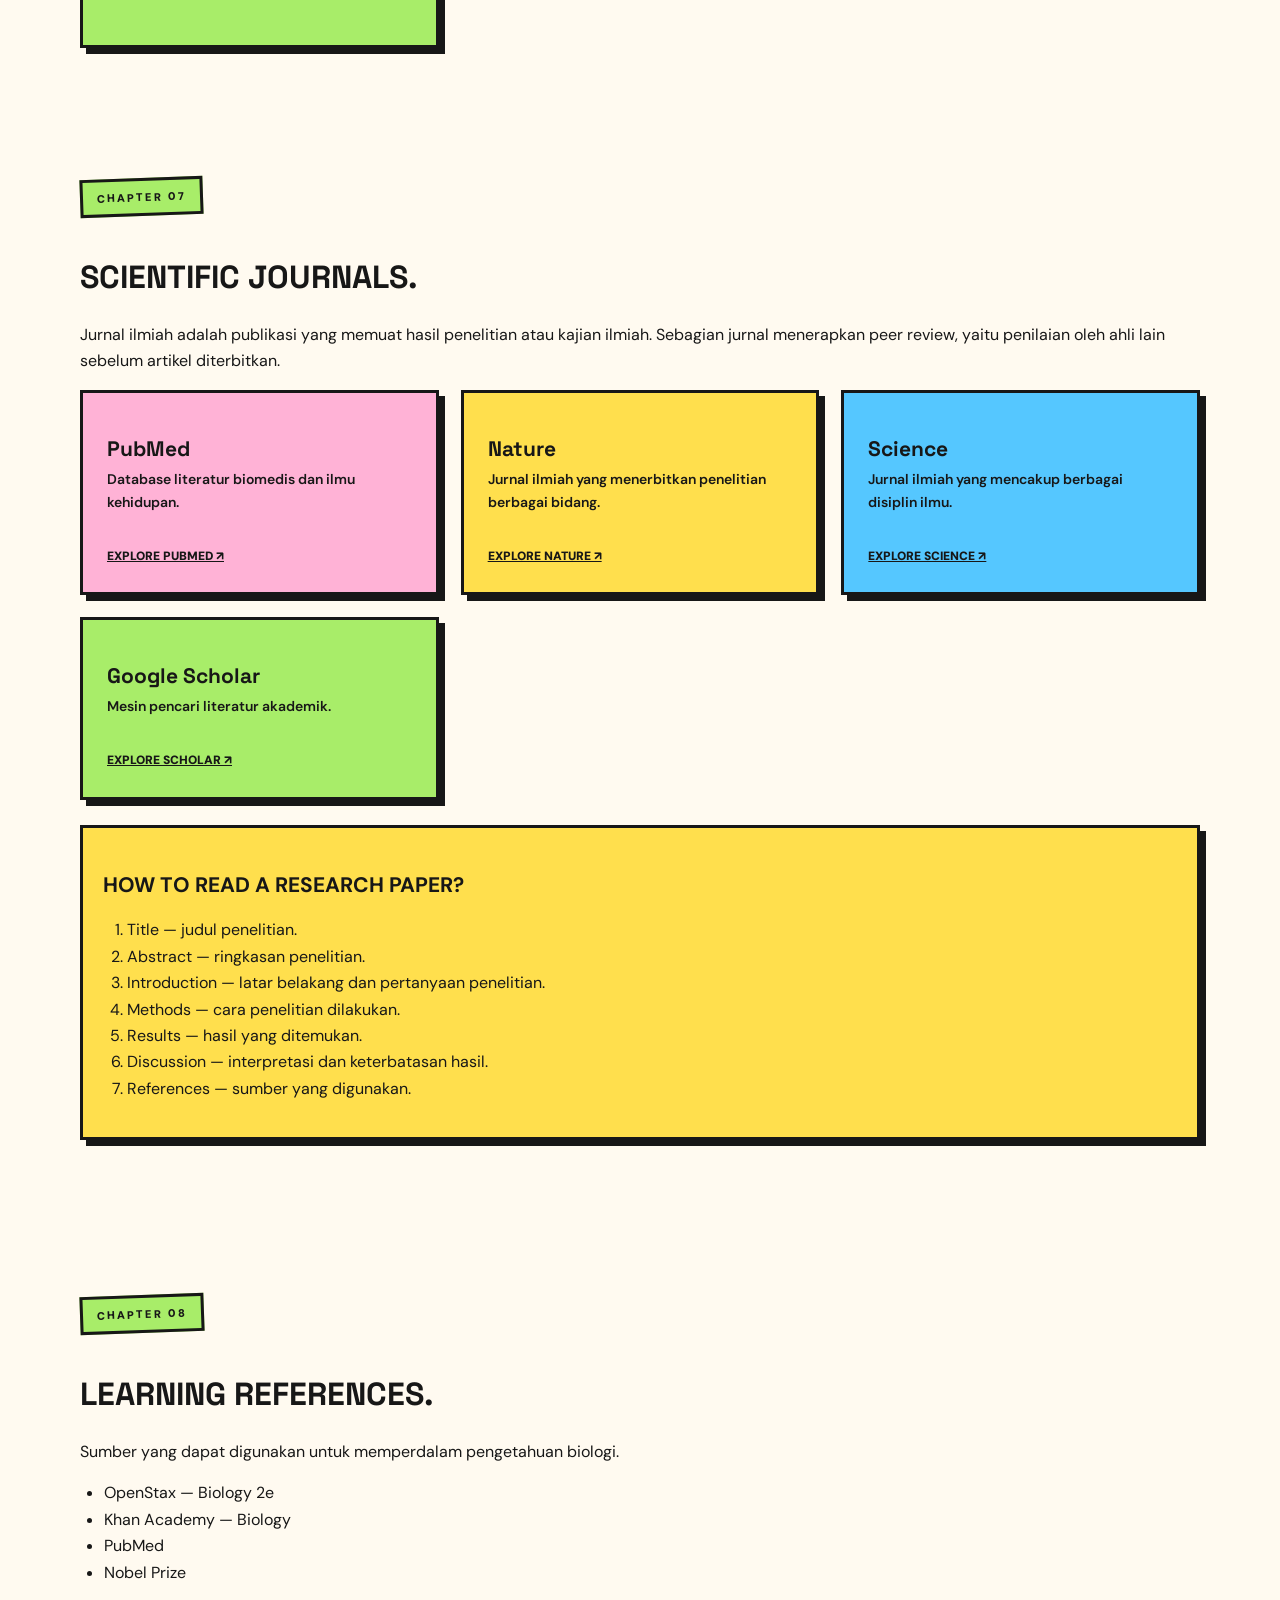
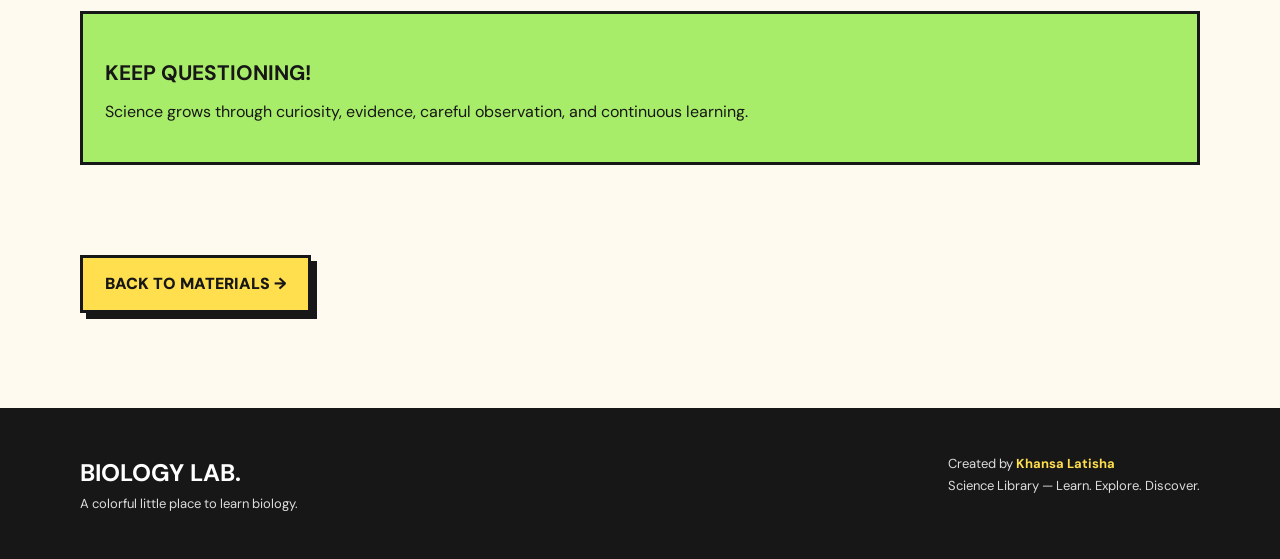
<file: science-library.html>
<!DOCTYPE html>
<html lang="id">
<head>
  <meta charset="UTF-8">
  <meta name="viewport" content="width=device-width, initial-scale=1.0">
  <meta name="description" content="Biology Lab Science Library — explore biology, scientific research, journals and discoveries.">
  <title>Science Library — Biology Lab</title>

  <link rel="stylesheet" href="./style.css">
  <script src="main.js" defer></script>
  <script src="science-library.js" defer></script>
</head>

<body>

<div class="topbar">
  YOUR LITTLE SCIENCE ENCYCLOPEDIA ✦
</div>

<nav class="navbar">
  <a class="logo" href="./index.html">BIOLOGY<span>LAB.</span></a>

  <div class="nav-links">
    <a href="./index.html">Home</a>
    <a href="./materi.html">Materials</a>
    <a href="./study-corner.html">Study Corner</a>
    <a href="./discovery.html">Discovery</a>
    <a href="./science-library.html">Science Library</a>
  </div>
</nav>

<header class="page-header">
  <div class="container">
    <span class="eyebrow">✳ KNOWLEDGE • RESEARCH • DISCOVERY</span>
    <h1>THE SCIENCE LIBRARY.</h1>
    <p>
      Explore the world of biology, discover scientific research,
      and understand how science explains life.
    </p>
  </div>
</header>

<main class="container content">

  <!-- INTRODUCTION -->
  <section id="introduction" class="library-section">
    <span class="eyebrow">WELCOME TO THE LIBRARY</span>
    <h2>WHAT IS BIOLOGY?</h2>

    <p>
      Biology adalah cabang ilmu pengetahuan alam yang mempelajari
      kehidupan dan organisme hidup, termasuk struktur, fungsi,
      pertumbuhan, evolusi, persebaran, serta interaksinya dengan lingkungan.
    </p>

    <div class="highlight">
      <h3>THE MEANING OF BIOLOGY</h3>
      <p>
        Kata Biology berasal dari bahasa Yunani:
      </p>
      <p><strong>BIOS</strong> = Life / Kehidupan</p>
      <p><strong>LOGIA</strong> = Study / Kajian</p>
      <p>
        Secara sederhana, biology berarti ilmu yang mempelajari kehidupan.
      </p>
    </div>
  </section>

  <!-- TABLE OF CONTENTS -->
  <section class="library-section" id="contents">
    <span class="eyebrow">YOUR READING GUIDE</span>
    <h2>TABLE OF CONTENTS.</h2>

    <p>
      Pilih bab yang ingin kamu pelajari. Klik judulnya untuk
      langsung menuju bagian tersebut.
    </p>

    <div class="toc-grid">
      <a href="#biology101" class="toc-card pink">
        <span>01</span>
        <strong>Biology 101</strong>
        <small>Basic knowledge</small>
      </a>

      <a href="#branches" class="toc-card yellow">
        <span>02</span>
        <strong>Branches of Biology</strong>
        <small>Fields of science</small>
      </a>

      <a href="#organization" class="toc-card blue">
        <span>03</span>
        <strong>Levels of Organization</strong>
        <small>From cells to organisms</small>
      </a>

      <a href="#scientific-method" class="toc-card green">
        <span>04</span>
        <strong>Scientific Method</strong>
        <small>How science works</small>
      </a>

      <a href="#research" class="toc-card orange">
        <span>05</span>
        <strong>Research Spotlight</strong>
        <small>Real scientific studies</small>
      </a>

      <a href="#dictionary" class="toc-card purple">
        <span>06</span>
        <strong>Biology Dictionary</strong>
        <small>Scientific vocabulary</small>
      </a>

      <a href="#journals" class="toc-card pink">
        <span>07</span>
        <strong>Scientific Journals</strong>
        <small>Explore publications</small>
      </a>

      <a href="#references" class="toc-card yellow">
        <span>08</span>
        <strong>References</strong>
        <small>Learning resources</small>
      </a>
    </div>
  </section>

  <!-- 01 BIOLOGY 101 -->
  <section class="library-section" id="biology101">
    <span class="eyebrow">CHAPTER 01</span>
    <h2>BIOLOGY 101.</h2>

    <p>
      Sebelum mempelajari hal yang lebih kompleks, kita perlu
      memahami dasar-dasar kehidupan.
    </p>

    <div class="card-grid">

      <article class="card pink">
        <div class="card-icon">🌱</div>
        <h3>Characteristics of Life</h3>
        <p>
          Makhluk hidup memiliki organisasi seluler, menggunakan energi,
          merespons lingkungan, tumbuh, berkembang, dan memiliki kemampuan
          bereproduksi pada tingkat organisme atau spesies.
        </p>
      </article>

      <article class="card yellow">
        <div class="card-icon">🔬</div>
        <h3>Cell Theory</h3>
        <p>
          Sel merupakan unit dasar struktur dan fungsi kehidupan.
          Semua makhluk hidup tersusun atas sel.
        </p>
      </article>

      <article class="card blue">
        <div class="card-icon">🧬</div>
        <h3>Genetics</h3>
        <p>
          Genetika mempelajari gen, variasi genetik, dan pewarisan
          karakteristik dari satu generasi ke generasi berikutnya.
        </p>
      </article>

      <article class="card green">
        <div class="card-icon">🌍</div>
        <h3>Evolution</h3>
        <p>
          Evolusi merupakan perubahan karakteristik yang diwariskan
          dalam populasi dari generasi ke generasi.
        </p>
      </article>

    </div>
  </section>

  <!-- 02 BRANCHES -->
  <section class="library-section" id="branches">
    <span class="eyebrow">CHAPTER 02</span>
    <h2>BRANCHES OF BIOLOGY.</h2>

    <p>
      Biologi memiliki banyak cabang ilmu. Setiap cabang
      mempelajari aspek kehidupan yang berbeda.
    </p>

    <div class="card-grid">

      <article class="card pink">
        <h3>Botany 🌿</h3>
        <p>Ilmu yang mempelajari tumbuhan.</p>
      </article>

      <article class="card yellow">
        <h3>Zoology 🐾</h3>
        <p>Ilmu yang mempelajari hewan.</p>
      </article>

      <article class="card blue">
        <h3>Microbiology 🦠</h3>
        <p>Ilmu yang mempelajari mikroorganisme.</p>
      </article>

      <article class="card green">
        <h3>Genetics 🧬</h3>
        <p>Ilmu tentang gen dan pewarisan sifat.</p>
      </article>

      <article class="card orange">
        <h3>Ecology 🌎</h3>
        <p>Ilmu tentang hubungan organisme dengan lingkungannya.</p>
      </article>

      <article class="card purple">
        <h3>Anatomy 🫀</h3>
        <p>Ilmu tentang struktur tubuh organisme.</p>
      </article>

      <article class="card pink">
        <h3>Physiology ⚡</h3>
        <p>Ilmu tentang fungsi dan cara kerja tubuh.</p>
      </article>

      <article class="card yellow">
        <h3>Cell Biology 🔬</h3>
        <p>Ilmu yang mempelajari struktur dan fungsi sel.</p>
      </article>

    </div>
  </section>

  <!-- 03 ORGANIZATION -->
  <section class="library-section" id="organization">
    <span class="eyebrow">CHAPTER 03</span>
    <h2>LEVELS OF ORGANIZATION.</h2>

    <p>
      Kehidupan memiliki tingkatan organisasi dari struktur
      yang sangat kecil hingga tingkat yang lebih kompleks.
    </p>

    <div class="highlight">
      <h3>FROM SMALL TO LARGE</h3>

      <ol>
        <li>Atom</li>
        <li>Molecule</li>
        <li>Organelle</li>
        <li>Cell</li>
        <li>Tissue</li>
        <li>Organ</li>
        <li>Organ System</li>
        <li>Organism</li>
        <li>Population</li>
        <li>Community</li>
        <li>Ecosystem</li>
        <li>Biosphere</li>
      </ol>

      <p>
        Contoh: sel otot membentuk jaringan otot,
        jaringan otot menjadi bagian dari organ seperti jantung.
      </p>
    </div>
  </section>

  <!-- 04 SCIENTIFIC METHOD -->
  <section class="library-section" id="scientific-method">
    <span class="eyebrow">CHAPTER 04</span>
    <h2>HOW SCIENCE WORKS.</h2>

    <p>
      Ilmu pengetahuan berkembang melalui observasi,
      pengujian, analisis, dan evaluasi bukti.
    </p>

    <div class="card-grid">

      <article class="card pink">
        <h3>01. Observation</h3>
        <p>Mengamati suatu fenomena.</p>
      </article>

      <article class="card yellow">
        <h3>02. Question</h3>
        <p>Menyusun pertanyaan berdasarkan pengamatan.</p>
      </article>

      <article class="card blue">
        <h3>03. Hypothesis</h3>
        <p>Membuat dugaan yang dapat diuji.</p>
      </article>

      <article class="card green">
        <h3>04. Experiment</h3>
        <p>Melakukan pengujian dan mengumpulkan data.</p>
      </article>

      <article class="card orange">
        <h3>05. Analysis</h3>
        <p>Menganalisis hasil dan pola data.</p>
      </article>

      <article class="card purple">
        <h3>06. Conclusion</h3>
        <p>Menyimpulkan berdasarkan bukti yang diperoleh.</p>
      </article>

    </div>

    <div class="fact-box">
      <h3>SCIENCE FACT!</h3>
      <p>
        Hipotesis yang tidak didukung hasil eksperimen bukan berarti
        penelitian gagal. Hasil tersebut tetap dapat memberikan
        informasi ilmiah yang berguna.
      </p>
    </div>
  </section>

  <!-- 05 RESEARCH -->
  <section class="library-section" id="research">
    <span class="eyebrow">CHAPTER 05</span>
    <h2>RESEARCH SPOTLIGHT.</h2>

    <p>
      Mari mengenal penelitian nyata yang memberikan
      kontribusi penting dalam perkembangan ilmu biologi.
    </p>

    <article class="highlight research-card">
      <span class="eyebrow">RESEARCH 01 · 1953</span>
      <h3>THE STRUCTURE OF DNA</h3>

      <p><strong>Researchers:</strong> James Watson and Francis Crick</p>
      <p><strong>Journal:</strong> Nature</p>

      <p>
        Publikasi ini mengusulkan model struktur heliks ganda DNA
        dan menjelaskan bagaimana struktur tersebut berkaitan
        dengan penyimpanan informasi genetik.
      </p>

      <p><strong>Why it matters:</strong></p>
      <p>
        Model struktur DNA menjadi salah satu fondasi penting
        bagi perkembangan biologi molekuler.
      </p>

      <a href="https://doi.org/10.1038/171737a0"
         target="_blank" rel="noopener noreferrer" class="btn">
        READ ORIGINAL PAPER ↗
      </a>
    </article>

    <article class="highlight research-card">
      <span class="eyebrow">RESEARCH 02 · 2012</span>
      <h3>A PROGRAMMABLE DUAL-RNA-GUIDED DNA ENDONUCLEASE</h3>

      <p><strong>Researchers:</strong> Martin Jinek and colleagues</p>
      <p><strong>Journal:</strong> Science</p>

      <p>
        Penelitian ini menunjukkan bagaimana sistem CRISPR-Cas9
        dapat diprogram untuk memotong DNA pada lokasi tertentu.
      </p>

      <p><strong>Why it matters:</strong></p>
      <p>
        Penelitian tersebut menjadi salah satu landasan penting
        bagi perkembangan teknologi penyuntingan genom.
      </p>

      <a href="https://doi.org/10.1126/science.1225829"
         target="_blank" rel="noopener noreferrer" class="btn">
        READ ORIGINAL PAPER ↗
      </a>
    </article>

    <div class="fact-box">
      <h3>REMEMBER!</h3>
      <p>
        Satu penelitian tidak selalu menjadi jawaban akhir.
        Temuan ilmiah perlu diperiksa, diuji, dan dikembangkan
        melalui penelitian lanjutan.
      </p>
    </div>
  </section>

  <!-- 06 DICTIONARY -->
  <section class="library-section" id="dictionary">
    <span class="eyebrow">CHAPTER 06</span>
    <h2>BIOLOGY DICTIONARY.</h2>

    <p>
      Cari istilah biologi yang ingin kamu pelajari.
    </p>

    <input
      type="search"
      id="dictionarySearch"
      placeholder="Search a biology term..."
      aria-label="Search biology dictionary"
    >

    <div id="dictionaryList" class="card-grid">

      <article class="card pink dictionary-item">
        <h3>Biology</h3>
        <p>Ilmu yang mempelajari kehidupan.</p>
      </article>

      <article class="card yellow dictionary-item">
        <h3>Cell</h3>
        <p>Unit dasar struktur dan fungsi kehidupan.</p>
      </article>

      <article class="card blue dictionary-item">
        <h3>Organism</h3>
        <p>Individu makhluk hidup.</p>
      </article>

      <article class="card green dictionary-item">
        <h3>Metabolism</h3>
        <p>Keseluruhan reaksi kimia dalam organisme.</p>
      </article>

      <article class="card orange dictionary-item">
        <h3>Homeostasis</h3>
        <p>Pengaturan kondisi internal agar relatif stabil.</p>
      </article>

      <article class="card purple dictionary-item">
        <h3>Genetics</h3>
        <p>Ilmu yang mempelajari gen dan pewarisan sifat.</p>
      </article>

      <article class="card pink dictionary-item">
        <h3>Ecology</h3>
        <p>Ilmu tentang hubungan organisme dan lingkungannya.</p>
      </article>

      <article class="card yellow dictionary-item">
        <h3>Evolution</h3>
        <p>Perubahan karakteristik populasi dari generasi ke generasi.</p>
      </article>

      <article class="card blue dictionary-item">
        <h3>Photosynthesis</h3>
        <p>Proses mengubah energi cahaya menjadi energi kimia.</p>
      </article>

      <article class="card green dictionary-item">
        <h3>Respiration</h3>
        <p>Proses seluler untuk memperoleh energi dari molekul.</p>
      </article>

    </div>

    <p id="noDictionaryResult" hidden>
      No matching term found.
    </p>
  </section>

  <!-- 07 JOURNALS -->
  <section class="library-section" id="journals">
    <span class="eyebrow">CHAPTER 07</span>
    <h2>SCIENTIFIC JOURNALS.</h2>

    <p>
      Jurnal ilmiah adalah publikasi yang memuat hasil penelitian
      atau kajian ilmiah. Sebagian jurnal menerapkan peer review,
      yaitu penilaian oleh ahli lain sebelum artikel diterbitkan.
    </p>

    <div class="card-grid">

      <article class="card pink">
        <h3>PubMed</h3>
        <p>Database literatur biomedis dan ilmu kehidupan.</p>
        <a href="https://pubmed.ncbi.nlm.nih.gov/"
           target="_blank" rel="noopener noreferrer" class="card-link">
          Explore PubMed ↗
        </a>
      </article>

      <article class="card yellow">
        <h3>Nature</h3>
        <p>Jurnal ilmiah yang menerbitkan penelitian berbagai bidang.</p>
        <a href="https://www.nature.com/"
           target="_blank" rel="noopener noreferrer" class="card-link">
          Explore Nature ↗
        </a>
      </article>

      <article class="card blue">
        <h3>Science</h3>
        <p>Jurnal ilmiah yang mencakup berbagai disiplin ilmu.</p>
        <a href="https://www.science.org/"
           target="_blank" rel="noopener noreferrer" class="card-link">
          Explore Science ↗
        </a>
      </article>

      <article class="card green">
        <h3>Google Scholar</h3>
        <p>Mesin pencari literatur akademik.</p>
        <a href="https://scholar.google.com/"
           target="_blank" rel="noopener noreferrer" class="card-link">
          Explore Scholar ↗
        </a>
      </article>

    </div>

    <div class="highlight">
      <h3>HOW TO READ A RESEARCH PAPER?</h3>
      <ol>
        <li>Title — judul penelitian.</li>
        <li>Abstract — ringkasan penelitian.</li>
        <li>Introduction — latar belakang dan pertanyaan penelitian.</li>
        <li>Methods — cara penelitian dilakukan.</li>
        <li>Results — hasil yang ditemukan.</li>
        <li>Discussion — interpretasi dan keterbatasan hasil.</li>
        <li>References — sumber yang digunakan.</li>
      </ol>
    </div>
  </section>

  <!-- 08 REFERENCES -->
  <section class="library-section" id="references">
    <span class="eyebrow">CHAPTER 08</span>
    <h2>LEARNING REFERENCES.</h2>

    <p>
      Sumber yang dapat digunakan untuk memperdalam
      pengetahuan biologi.
    </p>

    <ul>
      <li>
        <a href="https://openstax.org/details/books/biology-2e"
           target="_blank" rel="noopener noreferrer">
          OpenStax — Biology 2e
        </a>
      </li>

      <li>
        <a href="https://www.khanacademy.org/science/biology"
           target="_blank" rel="noopener noreferrer">
          Khan Academy — Biology
        </a>
      </li>

      <li>
        <a href="https://pubmed.ncbi.nlm.nih.gov/"
           target="_blank" rel="noopener noreferrer">
          PubMed
        </a>
      </li>

      <li>
        <a href="https://www.nobelprize.org/"
           target="_blank" rel="noopener noreferrer">
          Nobel Prize
        </a>
      </li>
    </ul>

    <div class="fact-box">
      <h3>KEEP QUESTIONING!</h3>
      <p>
        Science grows through curiosity, evidence,
        careful observation, and continuous learning.
      </p>
    </div>
  </section>

  <a href="./materi.html" class="btn">BACK TO MATERIALS →</a>

</main>

<footer class="site-footer">
  <div class="container footer-grid">
    <div>
      <h2>BIOLOGY LAB.</h2>
      <p>A colorful little place to learn biology.</p>
    </div>

    <div>
      <p>Created by <strong>Khansa Latisha</strong></p>
      <p>Science Library — Learn. Explore. Discover.</p>
    </div>
  </div>
</footer>

</body>
</html>
</file>
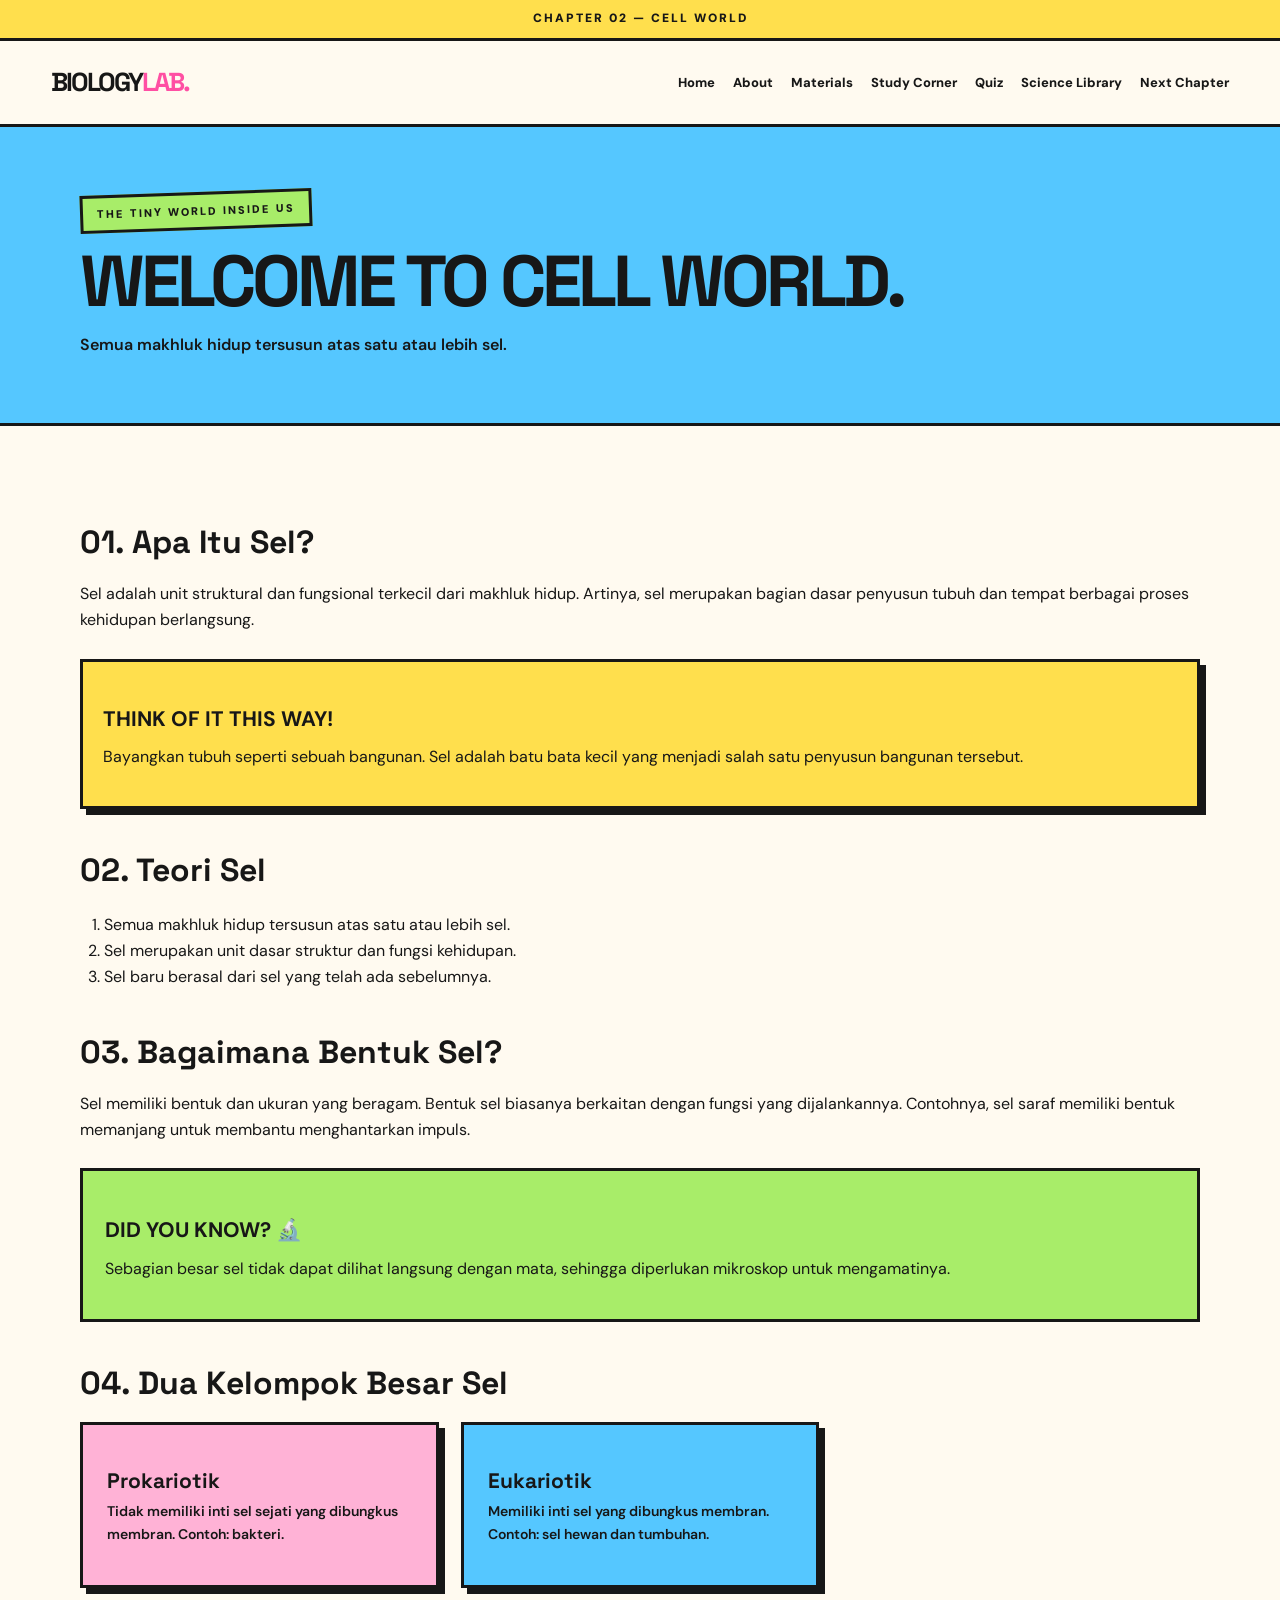
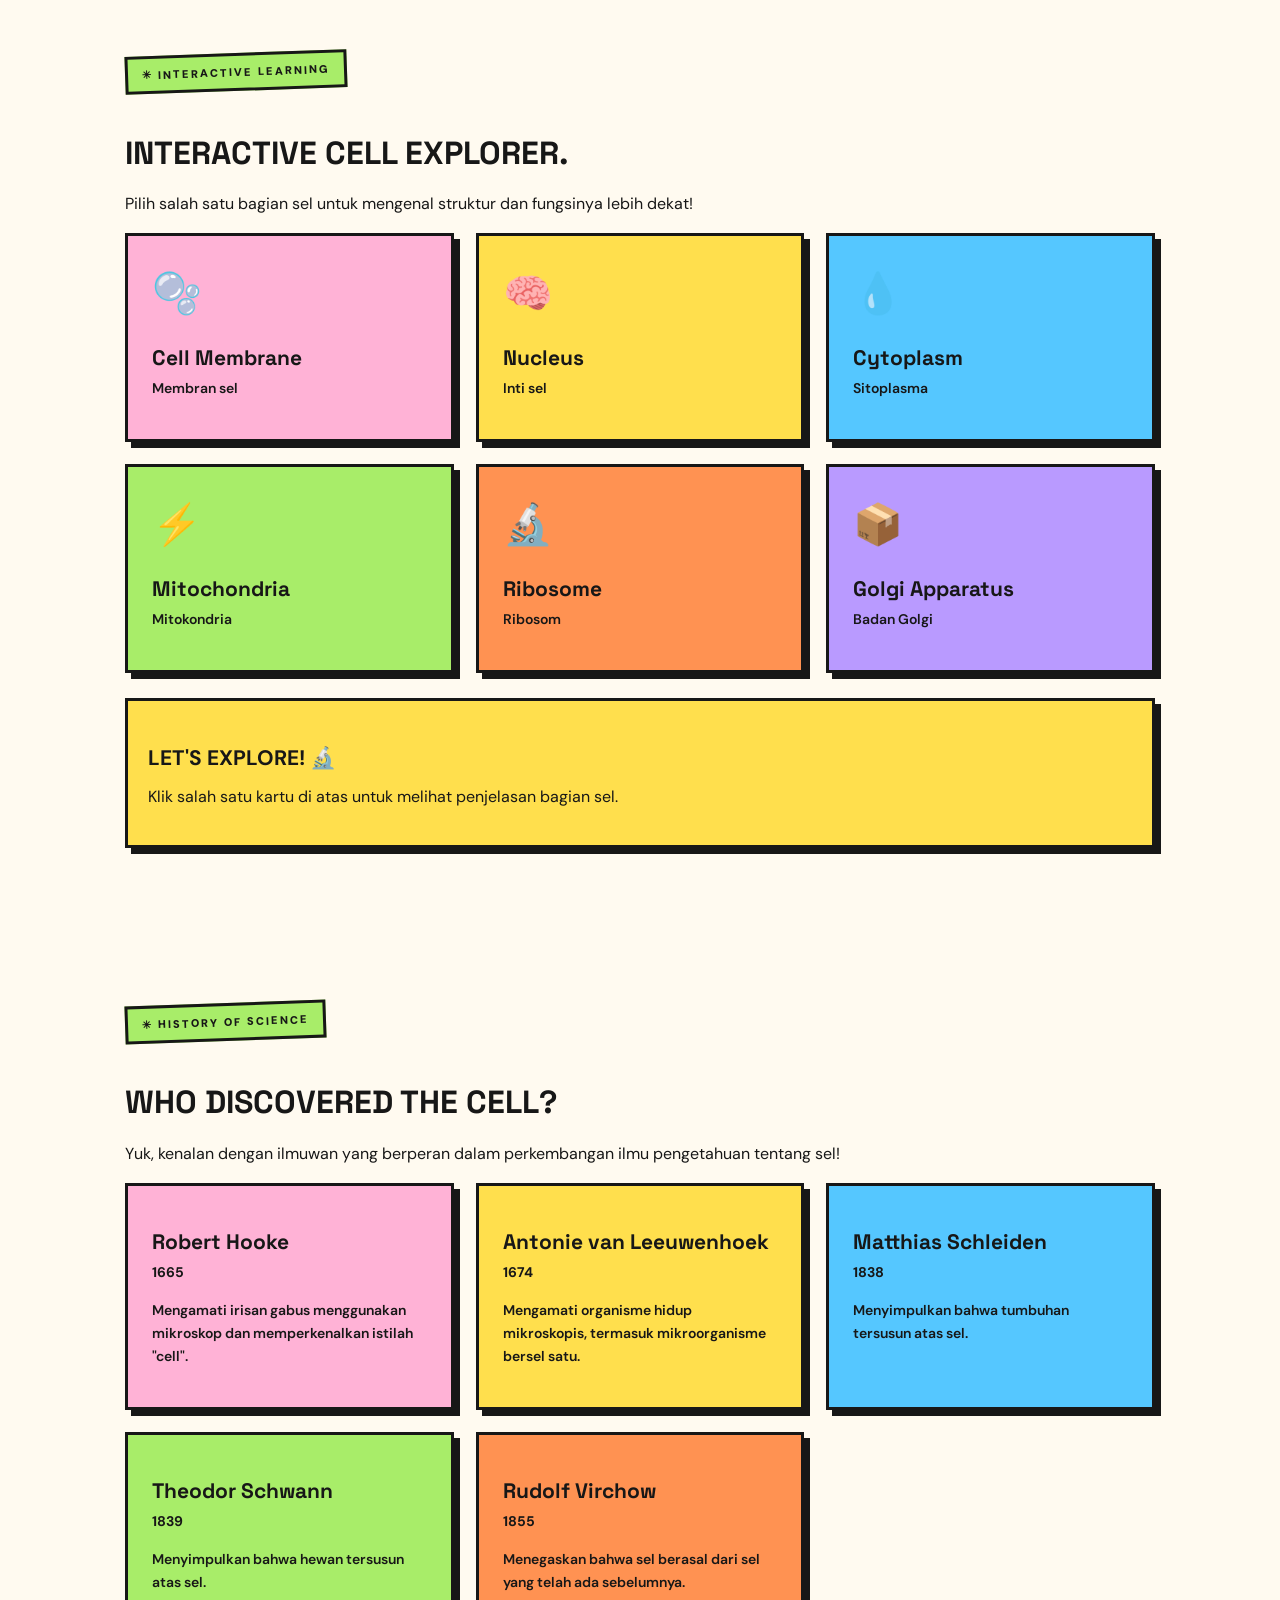
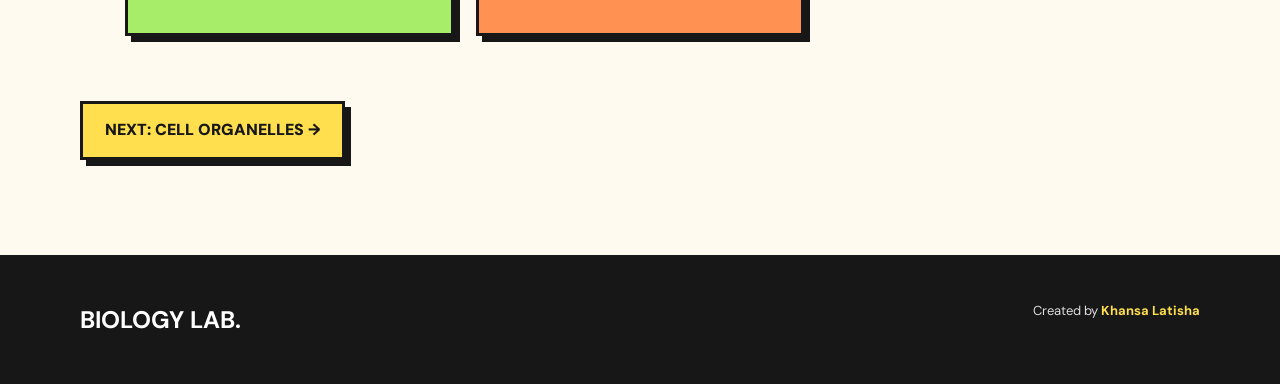
<file: sel.html>
<!DOCTYPE html>
<html lang="id">
<head>
  <meta charset="UTF-8">
  <meta name="viewport" content="width=device-width, initial-scale=1.0">
  <title>Cell World — Biology Lab</title>
  <link rel="stylesheet" href="style.css">
  <script src="main.js" defer></script>
</head>
<body>
<div class="topbar">CHAPTER 02 — CELL WORLD</div>
<nav class="navbar">
  <a class="logo" href="index.html">BIOLOGY<span>LAB.</span></a>
  <div class="nav-links">
    <a href="./index.html">Home</a>
    <a href="./about.html">About</a>
    <a href="./materi.html">Materials</a>
    <a href="./study-corner.html">Study Corner</a>
    <a href="./quiz.html">Quiz</a>
    <a href="./science-library.html">Science Library</a>
    <a href="organel.html">Next Chapter</a>
  </div>
</nav>

<header class="page-header">
  <div class="container">
    <span class="eyebrow">THE TINY WORLD INSIDE US</span>
    <h1>WELCOME TO CELL WORLD.</h1>
    <p>Semua makhluk hidup tersusun atas satu atau lebih sel.</p>
  </div>
</header>

<main class="container content">
  <h2>01. Apa Itu Sel?</h2>
  <p>
    Sel adalah unit struktural dan fungsional terkecil dari makhluk hidup.
    Artinya, sel merupakan bagian dasar penyusun tubuh dan tempat berbagai
    proses kehidupan berlangsung.
  </p>

  <div class="highlight">
    <h3>THINK OF IT THIS WAY!</h3>
    <p>
      Bayangkan tubuh seperti sebuah bangunan. Sel adalah batu bata
      kecil yang menjadi salah satu penyusun bangunan tersebut.
    </p>
  </div>

  <h2>02. Teori Sel</h2>
  <ol>
    <li>Semua makhluk hidup tersusun atas satu atau lebih sel.</li>
    <li>Sel merupakan unit dasar struktur dan fungsi kehidupan.</li>
    <li>Sel baru berasal dari sel yang telah ada sebelumnya.</li>
  </ol>

  <h2>03. Bagaimana Bentuk Sel?</h2>
  <p>
    Sel memiliki bentuk dan ukuran yang beragam. Bentuk sel biasanya
    berkaitan dengan fungsi yang dijalankannya. Contohnya, sel saraf
    memiliki bentuk memanjang untuk membantu menghantarkan impuls.
  </p>

  <div class="fact-box">
    <h3>DID YOU KNOW? 🔬</h3>
    <p>
      Sebagian besar sel tidak dapat dilihat langsung dengan mata,
      sehingga diperlukan mikroskop untuk mengamatinya.
    </p>
  </div>

  <h2>04. Dua Kelompok Besar Sel</h2>
  <div class="card-grid">
    <article class="card pink">
      <h3>Prokariotik</h3>
      <p>Tidak memiliki inti sel sejati yang dibungkus membran. Contoh: bakteri.</p>
    </article>
    <article class="card blue">
      <h3>Eukariotik</h3>
      <p>Memiliki inti sel yang dibungkus membran. Contoh: sel hewan dan tumbuhan.</p>
    </article>
  </div>

  <!-- INTERACTIVE CELL EXPLORER -->
<section class="section">
  <div class="container">

    <span class="eyebrow">✳ INTERACTIVE LEARNING</span>
    <h2>INTERACTIVE CELL EXPLORER.</h2>

    <p>
      Pilih salah satu bagian sel untuk mengenal struktur
      dan fungsinya lebih dekat!
    </p>

    <div class="card-grid" id="cellExplorer">

      <button class="card pink cell-button" data-cell="membrane">
        <div class="card-icon">🫧</div>
        <h3>Cell Membrane</h3>
        <p>Membran sel</p>
      </button>

      <button class="card yellow cell-button" data-cell="nucleus">
        <div class="card-icon">🧠</div>
        <h3>Nucleus</h3>
        <p>Inti sel</p>
      </button>

      <button class="card blue cell-button" data-cell="cytoplasm">
        <div class="card-icon">💧</div>
        <h3>Cytoplasm</h3>
        <p>Sitoplasma</p>
      </button>

      <button class="card green cell-button" data-cell="mitochondria">
        <div class="card-icon">⚡</div>
        <h3>Mitochondria</h3>
        <p>Mitokondria</p>
      </button>

      <button class="card orange cell-button" data-cell="ribosome">
        <div class="card-icon">🔬</div>
        <h3>Ribosome</h3>
        <p>Ribosom</p>
      </button>

      <button class="card purple cell-button" data-cell="golgi">
        <div class="card-icon">📦</div>
        <h3>Golgi Apparatus</h3>
        <p>Badan Golgi</p>
      </button>

    </div>

    <div class="highlight" id="cellInfo" aria-live="polite">
      <h3>LET'S EXPLORE! 🔬</h3>
      <p>
        Klik salah satu kartu di atas untuk melihat
        penjelasan bagian sel.
      </p>
    </div>

  </div>
</section>

<!-- DISCOVERY: CELL HISTORY -->
<section class="section">
  <div class="container">

    <span class="eyebrow">✳ HISTORY OF SCIENCE</span>
    <h2>WHO DISCOVERED THE CELL?</h2>

    <p>
      Yuk, kenalan dengan ilmuwan yang berperan dalam
      perkembangan ilmu pengetahuan tentang sel!
    </p>

    <div class="card-grid">

      <article class="card pink">
        <h3>Robert Hooke</h3>
        <p><strong>1665</strong></p>
        <p>
          Mengamati irisan gabus menggunakan mikroskop
          dan memperkenalkan istilah "cell".
        </p>
      </article>

      <article class="card yellow">
        <h3>Antonie van Leeuwenhoek</h3>
        <p><strong>1674</strong></p>
        <p>
          Mengamati organisme hidup mikroskopis,
          termasuk mikroorganisme bersel satu.
        </p>
      </article>

      <article class="card blue">
        <h3>Matthias Schleiden</h3>
        <p><strong>1838</strong></p>
        <p>
          Menyimpulkan bahwa tumbuhan tersusun atas sel.
        </p>
      </article>

      <article class="card green">
        <h3>Theodor Schwann</h3>
        <p><strong>1839</strong></p>
        <p>
          Menyimpulkan bahwa hewan tersusun atas sel.
        </p>
      </article>

      <article class="card orange">
        <h3>Rudolf Virchow</h3>
        <p><strong>1855</strong></p>
        <p>
          Menegaskan bahwa sel berasal dari sel
          yang telah ada sebelumnya.
        </p>
      </article>

    </div>
  </div>
</section>

  <a href="organel.html" class="btn">NEXT: CELL ORGANELLES →</a>
</main>

<footer class="site-footer">
  <div class="container footer-grid">
    <h2>BIOLOGY LAB.</h2>
    <p>Created by <strong>Khansa Latisha</strong></p>
  </div>
</footer>
</body>
</html>
</file>
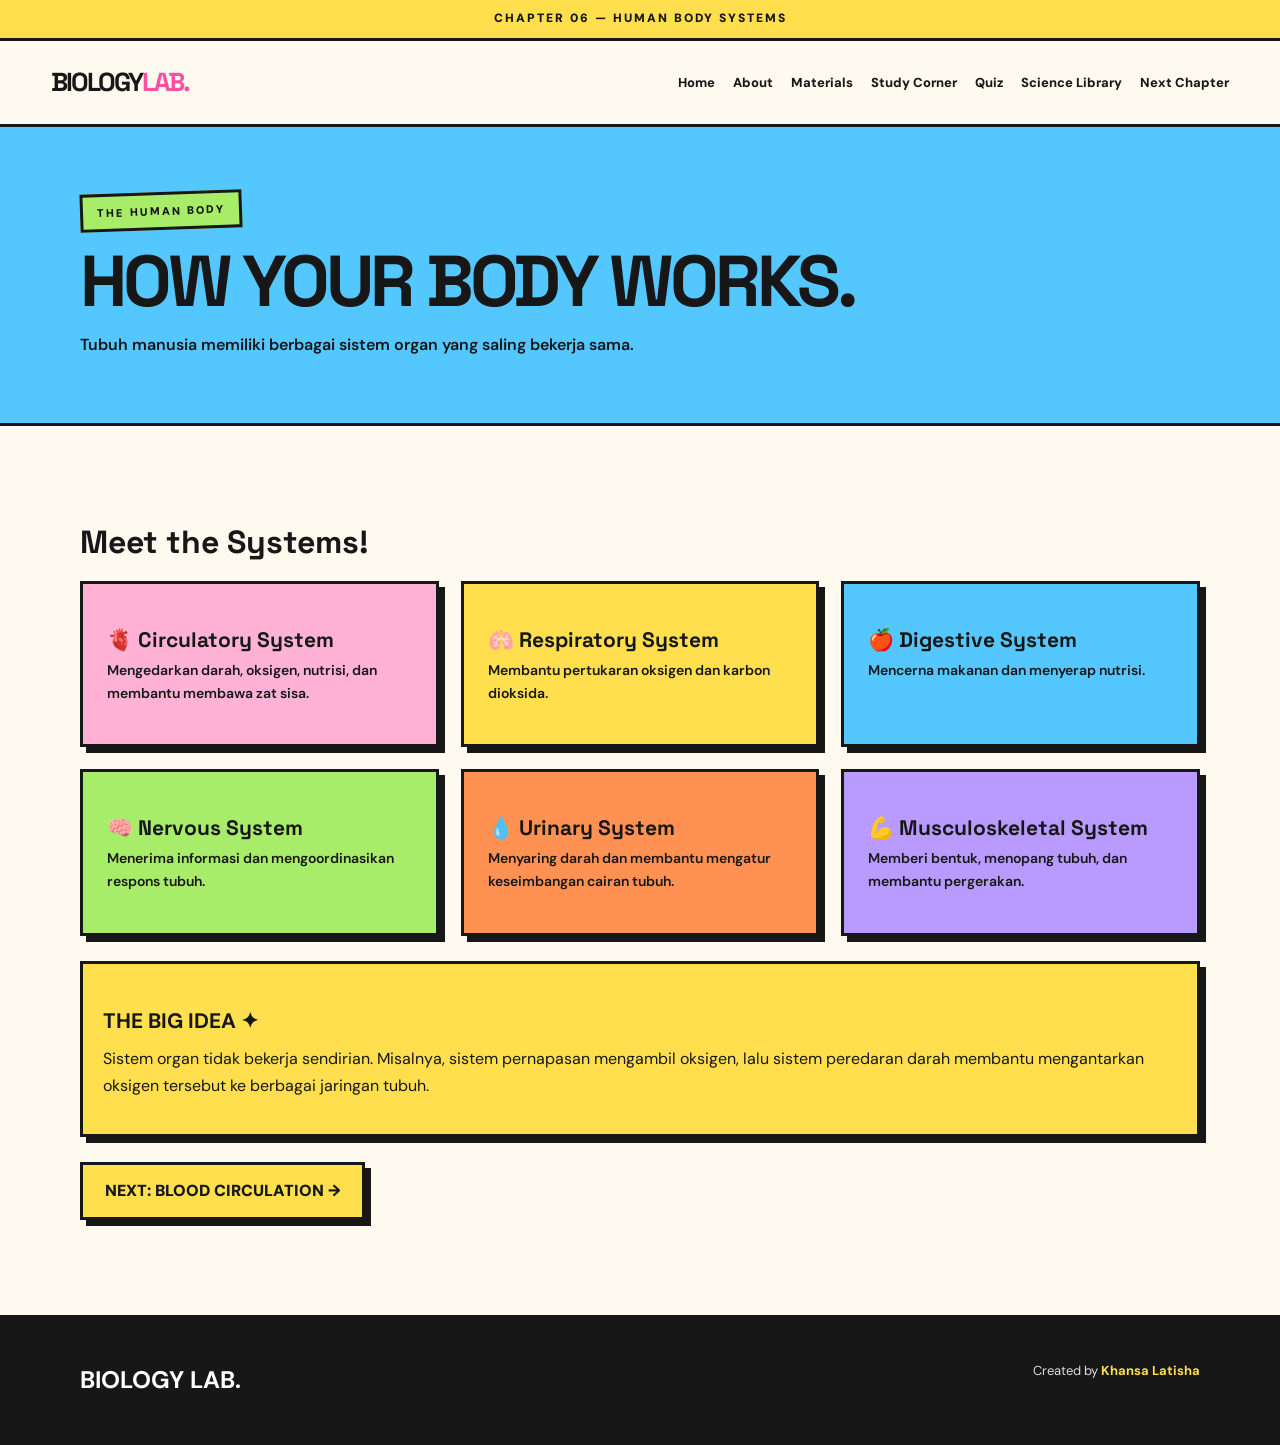
<file: sistem-organ.html>
<!DOCTYPE html>
<html lang="id">
<head>
  <meta charset="UTF-8">
  <meta name="viewport" content="width=device-width, initial-scale=1.0">
  <title>Organ Systems — Biology Lab</title>
  <link rel="stylesheet" href="style.css">
  <script src="main.js" defer></script>
</head>
<body>
<div class="topbar">CHAPTER 06 — HUMAN BODY SYSTEMS</div>
<nav class="navbar">
  <a class="logo" href="index.html">BIOLOGY<span>LAB.</span></a>
  <div class="nav-links">
    <a href="./index.html">Home</a>
    <a href="./about.html">About</a>
    <a href="./materi.html">Materials</a>
    <a href="./study-corner.html">Study Corner</a>
    <a href="./quiz.html">Quiz</a>
    <a href="./science-library.html">Science Library</a>
    <a href="peredaran-darah.html">Next Chapter</a>
  </div>
</nav>

<header class="page-header">
  <div class="container">
    <span class="eyebrow">THE HUMAN BODY</span>
    <h1>HOW YOUR BODY WORKS.</h1>
    <p>Tubuh manusia memiliki berbagai sistem organ yang saling bekerja sama.</p>
  </div>
</header>

<main class="container content">
  <h2>Meet the Systems!</h2>

  <div class="card-grid">
    <article class="card pink">
      <h3>🫀 Circulatory System</h3>
      <p>Mengedarkan darah, oksigen, nutrisi, dan membantu membawa zat sisa.</p>
    </article>
    <article class="card yellow">
      <h3>🫁 Respiratory System</h3>
      <p>Membantu pertukaran oksigen dan karbon dioksida.</p>
    </article>
    <article class="card blue">
      <h3>🍎 Digestive System</h3>
      <p>Mencerna makanan dan menyerap nutrisi.</p>
    </article>
    <article class="card green">
      <h3>🧠 Nervous System</h3>
      <p>Menerima informasi dan mengoordinasikan respons tubuh.</p>
    </article>
    <article class="card orange">
      <h3>💧 Urinary System</h3>
      <p>Menyaring darah dan membantu mengatur keseimbangan cairan tubuh.</p>
    </article>
    <article class="card purple">
      <h3>💪 Musculoskeletal System</h3>
      <p>Memberi bentuk, menopang tubuh, dan membantu pergerakan.</p>
    </article>
  </div>

  <div class="highlight">
    <h3>THE BIG IDEA ✦</h3>
    <p>
      Sistem organ tidak bekerja sendirian. Misalnya, sistem pernapasan
      mengambil oksigen, lalu sistem peredaran darah membantu mengantarkan
      oksigen tersebut ke berbagai jaringan tubuh.
    </p>
  </div>

  <a href="peredaran-darah.html" class="btn">NEXT: BLOOD CIRCULATION →</a>
</main>

<footer class="site-footer">
  <div class="container footer-grid">
    <h2>BIOLOGY LAB.</h2>
    <p>Created by <strong>Khansa Latisha</strong></p>
  </div>
</footer>
</body>
</html>
</file>
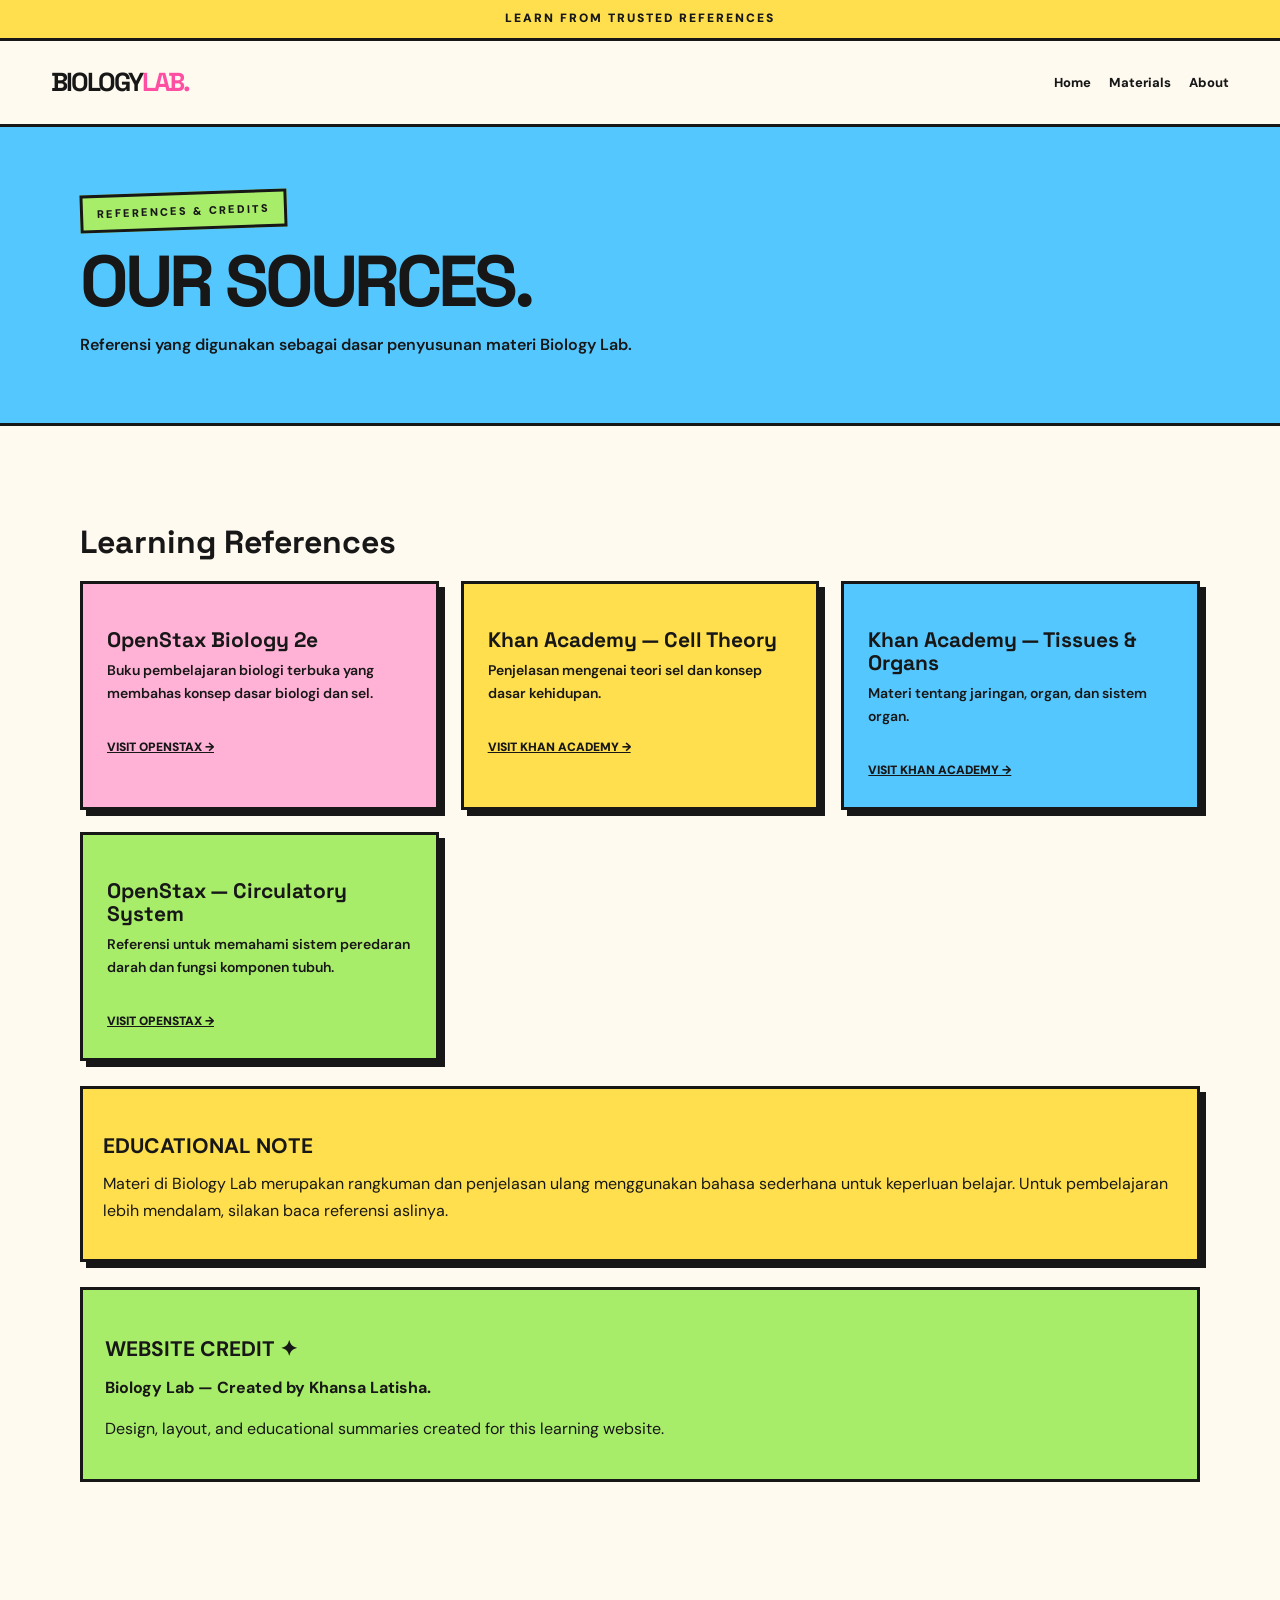
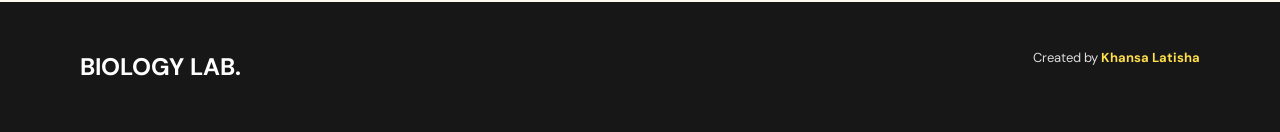
<file: sources.html>
<!DOCTYPE html>
<html lang="id">
<head>
  <meta charset="UTF-8">
  <meta name="viewport" content="width=device-width, initial-scale=1.0">
  <title>Sources — Biology Lab</title>
  <link rel="stylesheet" href="style.css">
  <script src="main.js" defer></script>
</head>
<body>
<div class="topbar">LEARN FROM TRUSTED REFERENCES</div>
<nav class="navbar">
  <a class="logo" href="index.html">BIOLOGY<span>LAB.</span></a>
  <div class="nav-links">
    <a href="index.html">Home</a>
    <a href="materi.html">Materials</a>
    <a href="about.html">About</a>
  </div>
</nav>

<header class="page-header">
  <div class="container">
    <span class="eyebrow">REFERENCES & CREDITS</span>
    <h1>OUR SOURCES.</h1>
    <p>Referensi yang digunakan sebagai dasar penyusunan materi Biology Lab.</p>
  </div>
</header>

<main class="container content">
  <h2>Learning References</h2>

  <div class="card-grid">
    <article class="card pink">
      <h3>OpenStax Biology 2e</h3>
      <p>Buku pembelajaran biologi terbuka yang membahas konsep dasar biologi dan sel.</p>
      <a class="card-link" target="_blank" rel="noopener" href="https://openstax.org/details/books/biology-2e">Visit OpenStax →</a>
    </article>

    <article class="card yellow">
      <h3>Khan Academy — Cell Theory</h3>
      <p>Penjelasan mengenai teori sel dan konsep dasar kehidupan.</p>
      <a class="card-link" target="_blank" rel="noopener" href="https://www.khanacademy.org/science/biology/structure-of-a-cell/cell-theory/a/cell-theory">Visit Khan Academy →</a>
    </article>

    <article class="card blue">
      <h3>Khan Academy — Tissues & Organs</h3>
      <p>Materi tentang jaringan, organ, dan sistem organ.</p>
      <a class="card-link" target="_blank" rel="noopener" href="https://en.khanacademy.org/science/biology/principles-of-physiology/body-structure-and-homeostasis/a/tissues-organs-organ-systems">Visit Khan Academy →</a>
    </article>

    <article class="card green">
      <h3>OpenStax — Circulatory System</h3>
      <p>Referensi untuk memahami sistem peredaran darah dan fungsi komponen tubuh.</p>
      <a class="card-link" target="_blank" rel="noopener" href="https://openstax.org/books/biology-2e/pages/40-chapter-summary">Visit OpenStax →</a>
    </article>
  </div>

  <div class="highlight">
    <h3>EDUCATIONAL NOTE</h3>
    <p>
      Materi di Biology Lab merupakan rangkuman dan penjelasan ulang
      menggunakan bahasa sederhana untuk keperluan belajar.
      Untuk pembelajaran lebih mendalam, silakan baca referensi aslinya.
    </p>
  </div>

  <div class="fact-box">
    <h3>WEBSITE CREDIT ✦</h3>
    <p><b>Biology Lab — Created by Khansa Latisha.</b></p>
    <p>Design, layout, and educational summaries created for this learning website.</p>
  </div>
</main>

<footer class="site-footer">
  <div class="container footer-grid">
    <h2>BIOLOGY LAB.</h2>
    <p>Created by <strong>Khansa Latisha</strong></p>
  </div>
</footer>
</body>
</html>
</file>
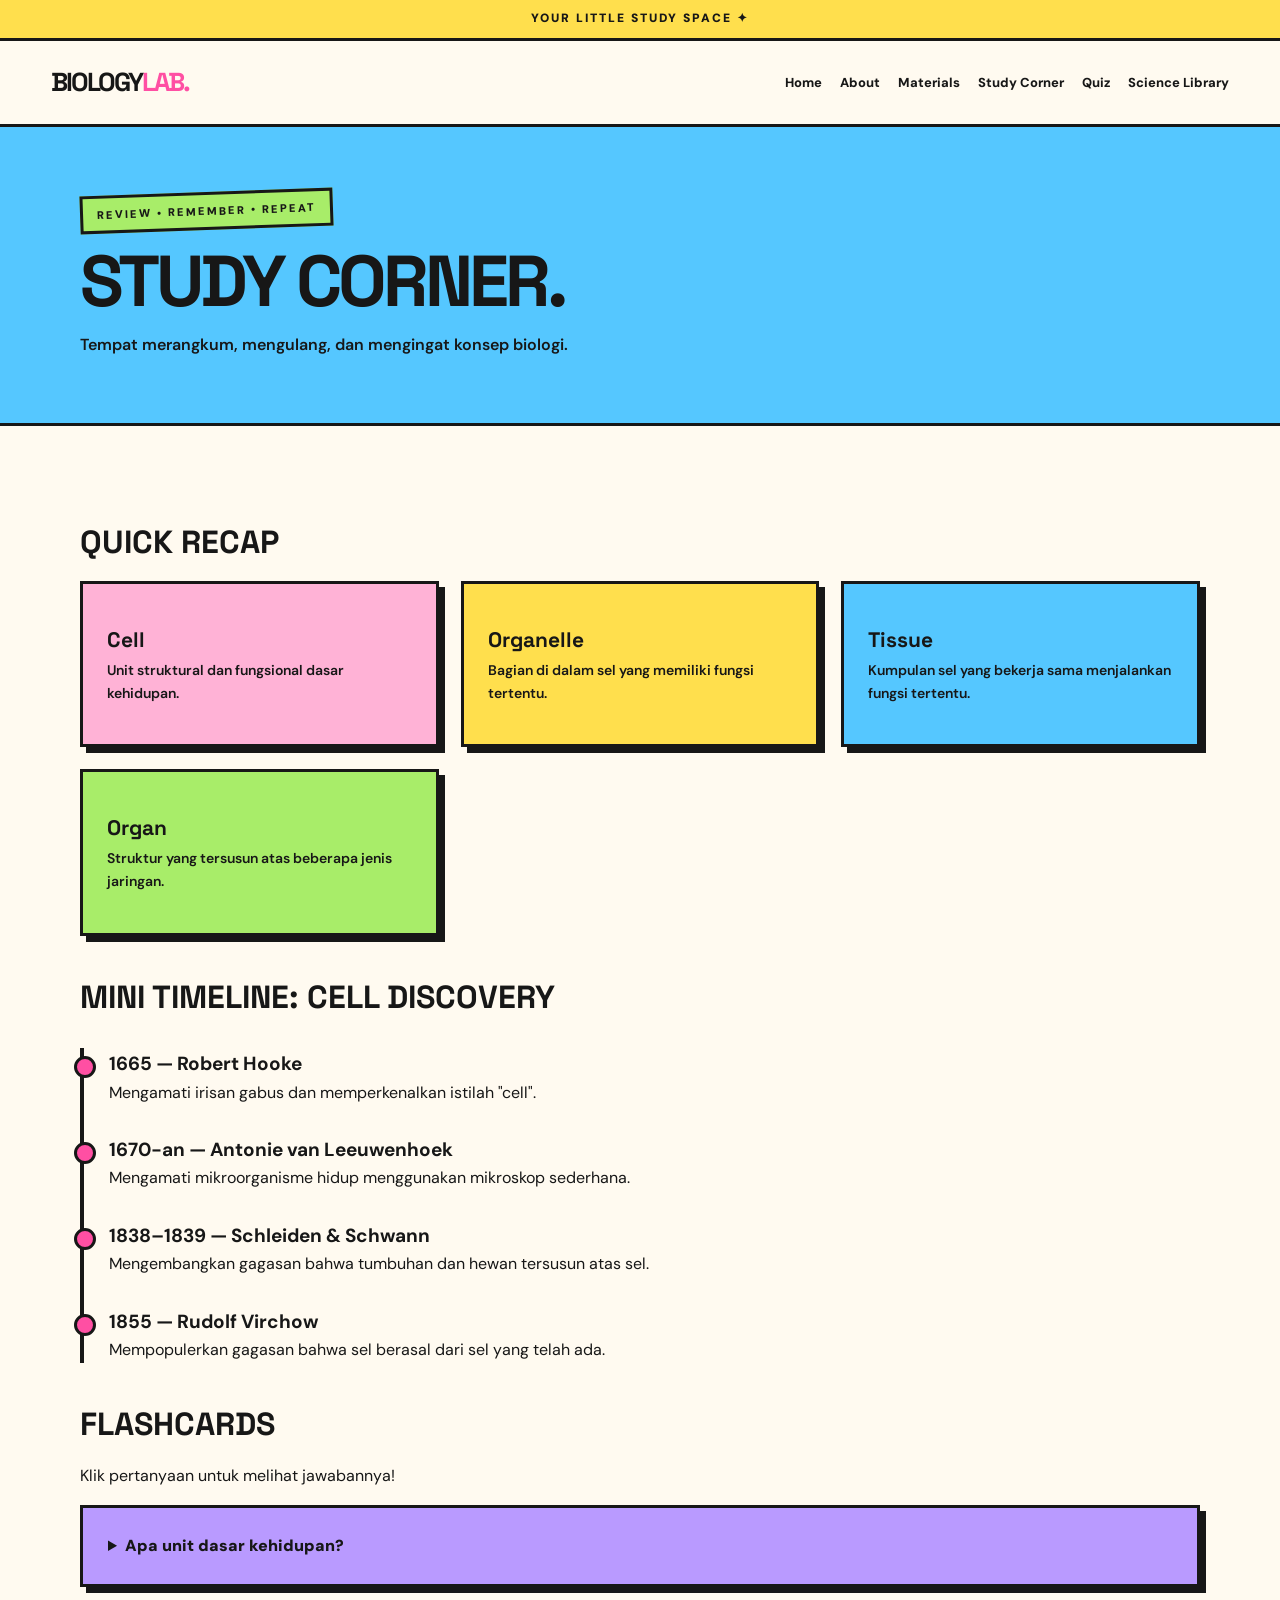
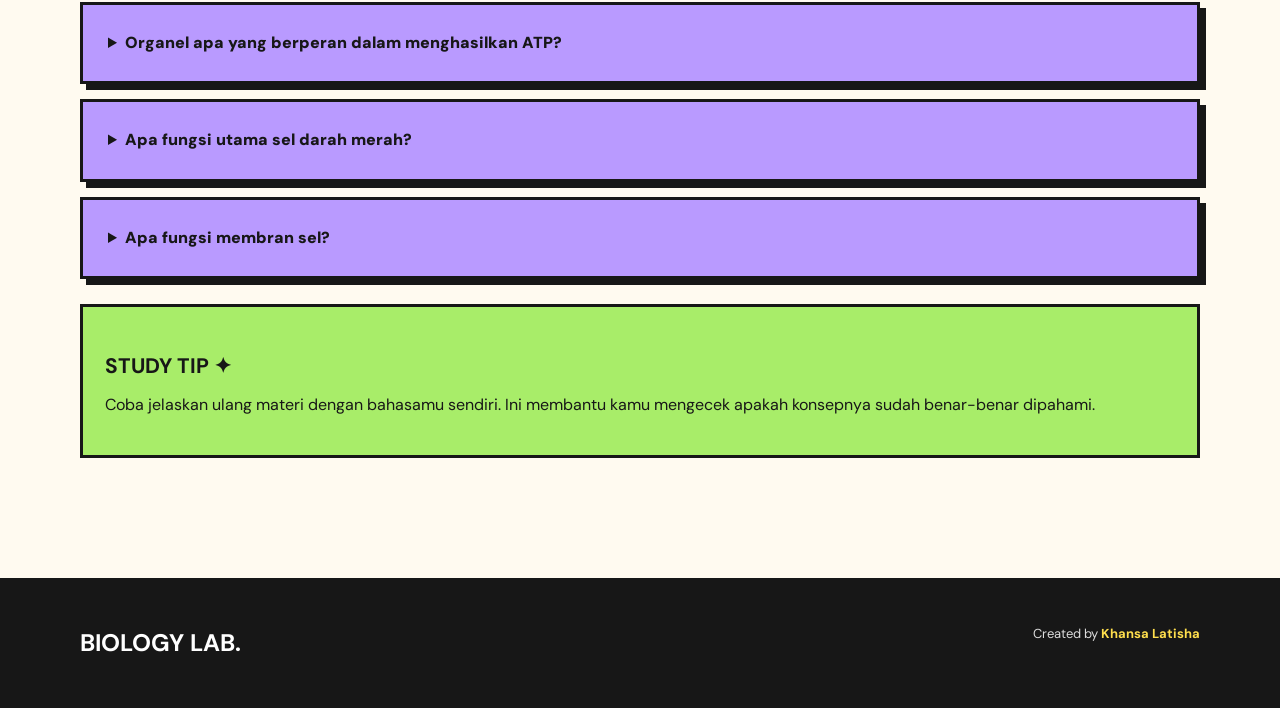
<file: study-corner.html>
<!DOCTYPE html>
<html lang="id">
<head>
  <meta charset="UTF-8">
  <meta name="viewport" content="width=device-width, initial-scale=1.0">
  <title>Study Corner — Biology Lab</title>
  <link rel="stylesheet" href="style.css">
  <script src="main.js" defer></script>
</head>
<body>
<div class="topbar">YOUR LITTLE STUDY SPACE ✦</div>
<nav class="navbar">
  <a class="logo" href="index.html">BIOLOGY<span>LAB.</span></a>
  <div class="nav-links">
    <a href="./index.html">Home</a>
    <a href="./about.html">About</a>
    <a href="./materi.html">Materials</a>
    <a href="./study-corner.html">Study Corner</a>
    <a href="./quiz.html">Quiz</a>
    <a href="./science-library.html">Science Library</a>
  </div>
</nav>

<header class="page-header">
  <div class="container">
    <span class="eyebrow">REVIEW • REMEMBER • REPEAT</span>
    <h1>STUDY CORNER.</h1>
    <p>Tempat merangkum, mengulang, dan mengingat konsep biologi.</p>
  </div>
</header>

<main class="container content">
  <h2>QUICK RECAP</h2>
  <div class="card-grid">
    <article class="card pink"><h3>Cell</h3><p>Unit struktural dan fungsional dasar kehidupan.</p></article>
    <article class="card yellow"><h3>Organelle</h3><p>Bagian di dalam sel yang memiliki fungsi tertentu.</p></article>
    <article class="card blue"><h3>Tissue</h3><p>Kumpulan sel yang bekerja sama menjalankan fungsi tertentu.</p></article>
    <article class="card green"><h3>Organ</h3><p>Struktur yang tersusun atas beberapa jenis jaringan.</p></article>
  </div>

  <h2>MINI TIMELINE: CELL DISCOVERY</h2>
  <div class="timeline">
    <div class="timeline-item">
      <strong>1665 — Robert Hooke</strong>
      <p>Mengamati irisan gabus dan memperkenalkan istilah "cell".</p>
    </div>
    <div class="timeline-item">
      <strong>1670-an — Antonie van Leeuwenhoek</strong>
      <p>Mengamati mikroorganisme hidup menggunakan mikroskop sederhana.</p>
    </div>
    <div class="timeline-item">
      <strong>1838–1839 — Schleiden & Schwann</strong>
      <p>Mengembangkan gagasan bahwa tumbuhan dan hewan tersusun atas sel.</p>
    </div>
    <div class="timeline-item">
      <strong>1855 — Rudolf Virchow</strong>
      <p>Mempopulerkan gagasan bahwa sel berasal dari sel yang telah ada.</p>
    </div>
  </div>

  <h2>FLASHCARDS</h2>
  <p>Klik pertanyaan untuk melihat jawabannya!</p>

  <div class="flashcard">
    <details>
      <summary>Apa unit dasar kehidupan?</summary>
      <p>Sel.</p>
    </details>
  </div>

  <div class="flashcard">
    <details>
      <summary>Organel apa yang berperan dalam menghasilkan ATP?</summary>
      <p>Mitokondria merupakan tempat utama respirasi sel yang menghasilkan ATP.</p>
    </details>
  </div>

  <div class="flashcard">
    <details>
      <summary>Apa fungsi utama sel darah merah?</summary>
      <p>Membantu mengangkut oksigen dengan bantuan hemoglobin.</p>
    </details>
  </div>

  <div class="flashcard">
    <details>
      <summary>Apa fungsi membran sel?</summary>
      <p>Membatasi sel dan mengatur keluar masuknya zat.</p>
    </details>
  </div>

  <div class="fact-box">
    <h3>STUDY TIP ✦</h3>
    <p>Coba jelaskan ulang materi dengan bahasamu sendiri. Ini membantu kamu mengecek apakah konsepnya sudah benar-benar dipahami.</p>
  </div>
</main>

<footer class="site-footer">
  <div class="container footer-grid">
    <h2>BIOLOGY LAB.</h2>
    <p>Created by <strong>Khansa Latisha</strong></p>
  </div>
</footer>
</body>
</html>
</file>
<file: style.css>
@import url('https://fonts.googleapis.com/css2?family=DM+Sans:wght@400;500;600;700;800;900&family=Space+Grotesk:wght@400;500;600;700&display=swap');

:root {
  --pink: #ff4fa3;
  --yellow: #ffdf4d;
  --blue: #55c7ff;
  --green: #a8ed69;
  --orange: #ff9252;
  --purple: #b99aff;
  --ink: #171717;
  --paper: #fffaf0;
  --white: #ffffff;
  --border: 3px solid var(--ink);
  --shadow: 6px 6px 0 var(--ink);
}

* {
  margin: 0;
  padding: 0;
  box-sizing: border-box;
}

html {
  scroll-behavior: smooth;
}

body {
  background: var(--paper);
  color: var(--ink);
  font-family: 'DM Sans', sans-serif;
  line-height: 1.65;
}

a {
  color: inherit;
  text-decoration: none;
}

button {
  font: inherit;
}

img {
  max-width: 100%;
}

.container {
  width: min(1120px, 92%);
  margin: auto;
}

.topbar {
  background: var(--yellow);
  border-bottom: var(--border);
  text-align: center;
  padding: 9px;
  font-size: 12px;
  font-weight: 900;
  letter-spacing: 2px;
  text-transform: uppercase;
}

.navbar {
  display: flex;
  justify-content: space-between;
  align-items: center;
  gap: 20px;
  padding: 20px 4%;
  border-bottom: var(--border);
  background: var(--paper);
}

.logo {
  font-family: 'Space Grotesk', sans-serif;
  font-size: 26px;
  font-weight: 900;
  letter-spacing: -2px;
}

.logo span {
  color: var(--pink);
}

.nav-links {
  display: flex;
  flex-wrap: wrap;
  gap: 18px;
  align-items: center;
  font-size: 13px;
  font-weight: 800;
}

.nav-links a:hover {
  color: #e52b85;
}

.hero {
  padding: 75px 0;
  overflow: hidden;
}

.hero-grid {
  display: grid;
  grid-template-columns: 1.2fr 0.8fr;
  gap: 40px;
  align-items: center;
}

.eyebrow {
  display: inline-block;
  background: var(--green);
  border: var(--border);
  padding: 7px 14px;
  font-size: 11px;
  font-weight: 900;
  letter-spacing: 2px;
  transform: rotate(-2deg);
}

.hero h1 {
  font-family: 'Space Grotesk', sans-serif;
  font-size: clamp(48px, 7vw, 88px);
  line-height: 0.98;
  letter-spacing: -5px;
  margin: 25px 0;
  font-weight: 900;
}

.hero h1 span {
  color: var(--pink);
  -webkit-text-stroke: 2px var(--ink);
  text-shadow: 3px 3px 0 var(--ink);
}

.hero p {
  max-width: 560px;
  font-size: 17px;
  font-weight: 600;
  margin-bottom: 28px;
}

.btn {
  display: inline-block;
  padding: 13px 22px;
  border: var(--border);
  background: var(--yellow);
  box-shadow: var(--shadow);
  font-weight: 900;
  transition: 0.2s;
}

.btn:hover {
  transform: translate(4px, 4px);
  box-shadow: 2px 2px 0 var(--ink);
}

.btn.pink {
  background: var(--pink);
}

.btn.blue {
  background: var(--blue);
}

.hero-art {
  min-height: 340px;
  background: var(--purple);
  border: 4px solid var(--ink);
  box-shadow: 10px 10px 0 var(--ink);
  border-radius: 45% 55% 48% 52%;
  display: grid;
  place-items: center;
  position: relative;
}

.cell-art {
  width: 210px;
  height: 210px;
  background: var(--pink);
  border: 5px solid var(--ink);
  border-radius: 48% 52% 60% 40%;
  display: grid;
  place-items: center;
  transform: rotate(-15deg);
  box-shadow: inset 0 0 0 12px #ffb0d5;
}

.cell-art::before {
  content: "";
  width: 70px;
  height: 70px;
  background: var(--yellow);
  border: 4px solid var(--ink);
  border-radius: 50%;
  box-shadow: 75px 50px 0 -20px var(--blue),
              -75px -40px 0 -18px var(--green);
}

.sticker {
  position: absolute;
  background: var(--yellow);
  border: var(--border);
  padding: 9px 14px;
  font-weight: 900;
  transform: rotate(8deg);
}

.sticker.one {
  top: 35px;
  right: -10px;
}

.sticker.two {
  bottom: 35px;
  left: -15px;
  background: var(--green);
  transform: rotate(-8deg);
}

.section {
  padding: 65px 0;
}

.section-heading {
  display: flex;
  justify-content: space-between;
  align-items: end;
  gap: 20px;
  margin-bottom: 30px;
}

.section-heading h2 {
  font-family: 'Space Grotesk', sans-serif;
  font-size: clamp(32px, 5vw, 52px);
  line-height: 1;
  letter-spacing: -2px;
}

.section-heading p {
  max-width: 400px;
  font-size: 14px;
  font-weight: 600;
}

.card-grid {
  display: grid;
  grid-template-columns: repeat(3, 1fr);
  gap: 22px;
}

.card {
  border: var(--border);
  padding: 24px;
  box-shadow: var(--shadow);
  background: var(--white);
  transition: 0.2s;
}

.card:hover {
  transform: translateY(-6px);
}

.card.pink { background: #ffb2d6; }
.card.yellow { background: var(--yellow); }
.card.blue { background: var(--blue); }
.card.green { background: var(--green); }
.card.orange { background: var(--orange); }
.card.purple { background: var(--purple); }

.card-icon {
  font-size: 40px;
  margin-bottom: 14px;
}

.card h3 {
  font-family: 'Space Grotesk', sans-serif;
  font-size: 24px;
  line-height: 1.1;
  margin-bottom: 10px;
}

.card p {
  font-size: 14px;
  font-weight: 600;
}

.card-link {
  display: inline-block;
  margin-top: 18px;
  font-size: 12px;
  font-weight: 900;
  text-decoration: underline;
  text-transform: uppercase;
}

.marquee {
  background: var(--pink);
  border-top: var(--border);
  border-bottom: var(--border);
  padding: 18px;
  text-align: center;
  font-family: 'Space Grotesk', sans-serif;
  font-size: 23px;
  font-weight: 900;
  letter-spacing: 2px;
}

.page-header {
  background: var(--blue);
  padding: 65px 0;
  border-bottom: var(--border);
}

.page-header h1 {
  font-family: 'Space Grotesk', sans-serif;
  font-size: clamp(42px, 7vw, 72px);
  line-height: 1;
  letter-spacing: -4px;
  margin: 15px 0;
}

.page-header p {
  max-width: 650px;
  font-weight: 600;
}

.content {
  padding: 55px 0;
}

.content h2 {
  font-family: 'Space Grotesk', sans-serif;
  font-size: 32px;
  margin: 35px 0 12px;
}

.content h3 {
  font-size: 21px;
  margin: 20px 0 8px;
}

.content p {
  margin-bottom: 15px;
}

.content ul,
.content ol {
  padding-left: 24px;
  margin: 15px 0;
}

.highlight {
  background: var(--yellow);
  border: var(--border);
  padding: 20px;
  margin: 25px 0;
  box-shadow: var(--shadow);
}

.fact-box {
  background: var(--green);
  border: var(--border);
  padding: 22px;
  margin: 25px 0;
}

.timeline {
  border-left: 4px solid var(--ink);
  margin: 25px 0;
  padding-left: 25px;
}

.timeline-item {
  position: relative;
  margin-bottom: 28px;
}

.timeline-item::before {
  content: "";
  position: absolute;
  left: -35px;
  top: 8px;
  width: 16px;
  height: 16px;
  border: 3px solid var(--ink);
  background: var(--pink);
  border-radius: 50%;
}

.timeline-item strong {
  display: block;
  font-size: 19px;
}

.flashcard {
  background: var(--purple);
  border: var(--border);
  padding: 25px;
  box-shadow: var(--shadow);
  margin: 15px 0;
}

.flashcard details summary {
  cursor: pointer;
  font-weight: 900;
}

.flashcard details p {
  margin-top: 15px;
}

.quiz-question {
  background: white;
  border: var(--border);
  padding: 24px;
  margin: 20px 0;
  box-shadow: 4px 4px 0 var(--ink);
}

.quiz-question label {
  display: block;
  padding: 7px 0;
  cursor: pointer;
}

.quiz-question input {
  accent-color: var(--pink);
  margin-right: 8px;
}

.answer {
  background: var(--green);
  padding: 14px;
  margin-top: 12px;
  border: 2px solid var(--ink);
}

.site-footer {
  background: var(--ink);
  color: white;
  padding: 45px 0;
  margin-top: 40px;
}

.footer-grid {
  display: flex;
  justify-content: space-between;
  gap: 30px;
  flex-wrap: wrap;
}

.site-footer p {
  font-size: 13px;
  color: #dddddd;
}

.site-footer strong {
  color: var(--yellow);
}

.site-footer a {
  text-decoration: underline;
}

.small-note {
  font-size: 12px;
  opacity: 0.8;
}

@media (max-width: 800px) {
  .hero-grid {
    grid-template-columns: 1fr;
  }

  .hero-art {
    min-height: 280px;
  }

  .card-grid {
    grid-template-columns: repeat(2, 1fr);
  }

  .section-heading {
    display: block;
  }

  .section-heading p {
    margin-top: 12px;
  }
}

@media (max-width: 560px) {
  .navbar {
    align-items: flex-start;
    flex-direction: column;
  }

  .nav-links {
    gap: 12px;
  }

  .card-grid {
    grid-template-columns: 1fr;
  }

  .hero h1 {
    letter-spacing: -3px;
  }

  .section {
    padding: 45px 0;
  }
}



/* INTERACTIVE CELL EXPLORER */

.cell-button {
  cursor: pointer;
  font-family: inherit;
  text-align: left;
  color: inherit;
  width: 100%;
  transition: transform 0.2s ease;
}

.cell-button:hover {
  transform: translateY(-5px);
}

.cell-button.selected-cell {
  outline: 4px solid #171717;
  transform: translateY(-5px);
}


/* =================================
   SCIENCE LIBRARY
================================= */

.library-section {
  padding: 65px 0;
  scroll-margin-top: 30px;
}

.library-section h2 {
  margin-bottom: 18px;
}

.toc-grid {
  display: grid;
  grid-template-columns: repeat(2, minmax(0, 1fr));
  gap: 18px;
  margin-top: 28px;
}

.toc-card {
  display: flex;
  flex-direction: column;
  gap: 9px;
  padding: 22px;
  border: 3px solid #171717;
  border-radius: 14px;
  color: #171717;
  text-decoration: none;
  box-shadow: 5px 5px 0 #171717;
  transition: transform 0.2s, box-shadow 0.2s;
}

.toc-card:hover {
  transform: translate(-3px, -3px);
  box-shadow: 8px 8px 0 #171717;
}

.toc-card span {
  font-size: 13px;
  font-weight: 900;
}

.toc-card strong {
  font-size: 19px;
}

.toc-card small {
  font-size: 13px;
}

.toc-card.pink {
  background: #ff9bcf;
}

.toc-card.yellow {
  background: #ffe36e;
}

.toc-card.blue {
  background: #8bd9ff;
}

.toc-card.green {
  background: #a8ed9c;
}

.toc-card.orange {
  background: #ffb36d;
}

.toc-card.purple {
  background: #c9a5ff;
}

.research-card {
  margin: 28px 0;
  border: 3px solid #171717;
  box-shadow: 6px 6px 0 #171717;
}

#dictionarySearch {
  width: 100%;
  padding: 15px;
  margin: 20px 0;
  border: 3px solid #171717;
  border-radius: 10px;
  font-size: 16px;
  font-family: inherit;
  background: #fff;
}

#dictionarySearch:focus {
  outline: 3px solid #ff65ae;
  outline-offset: 3px;
}

.toc-card.active-toc {
  outline: 4px solid #171717;
  transform: translate(-3px, -3px);
}

@media (max-width: 650px) {
  .toc-grid {
    grid-template-columns: 1fr;
  }

  .library-section {
    padding: 40px 0;
  }
}

/* TABLET */
@media (max-width: 900px) {
  .container {
    width: 92%;
  }

  .card-grid,
  .toc-grid {
    grid-template-columns: repeat(2, 1fr);
  }
}

/* MOBILE */
@media (max-width: 600px) {
  .navbar {
    flex-wrap: wrap;
    gap: 10px;
    align-items: center;
  }

  .navbar a {
    font-size: 13px;
    align-items: center;
  }

  .card-grid,
  .toc-grid {
    grid-template-columns: 1fr;
  }

  h1 {
    font-size: 32px;
  }

  h2 {
    font-size: 25px;
  }

  .container {
    width: 92%;
  }

  img {
    max-width: 100%;
    height: auto;
  }
}

.hamburger-menu {
  display: none; /* Menyembunyikan tombol strip tiga secara permanen */
}
</file>
